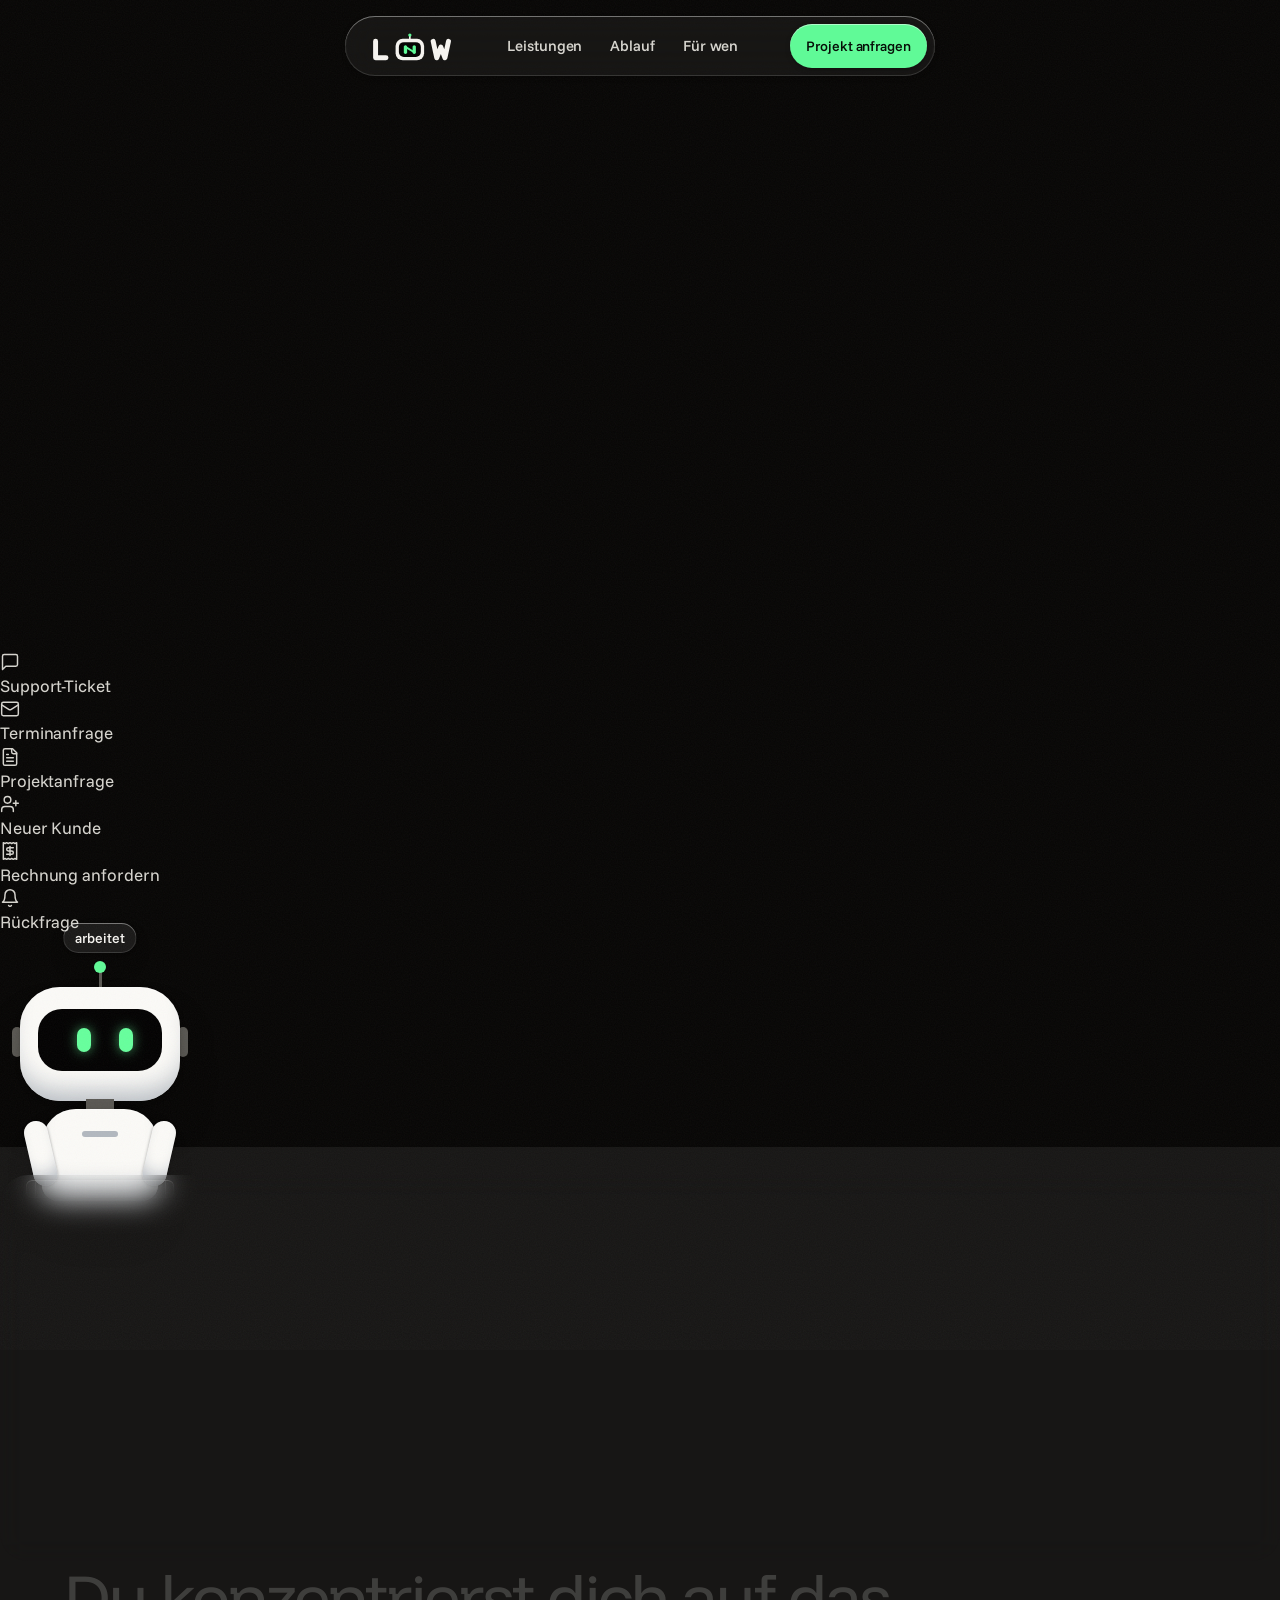
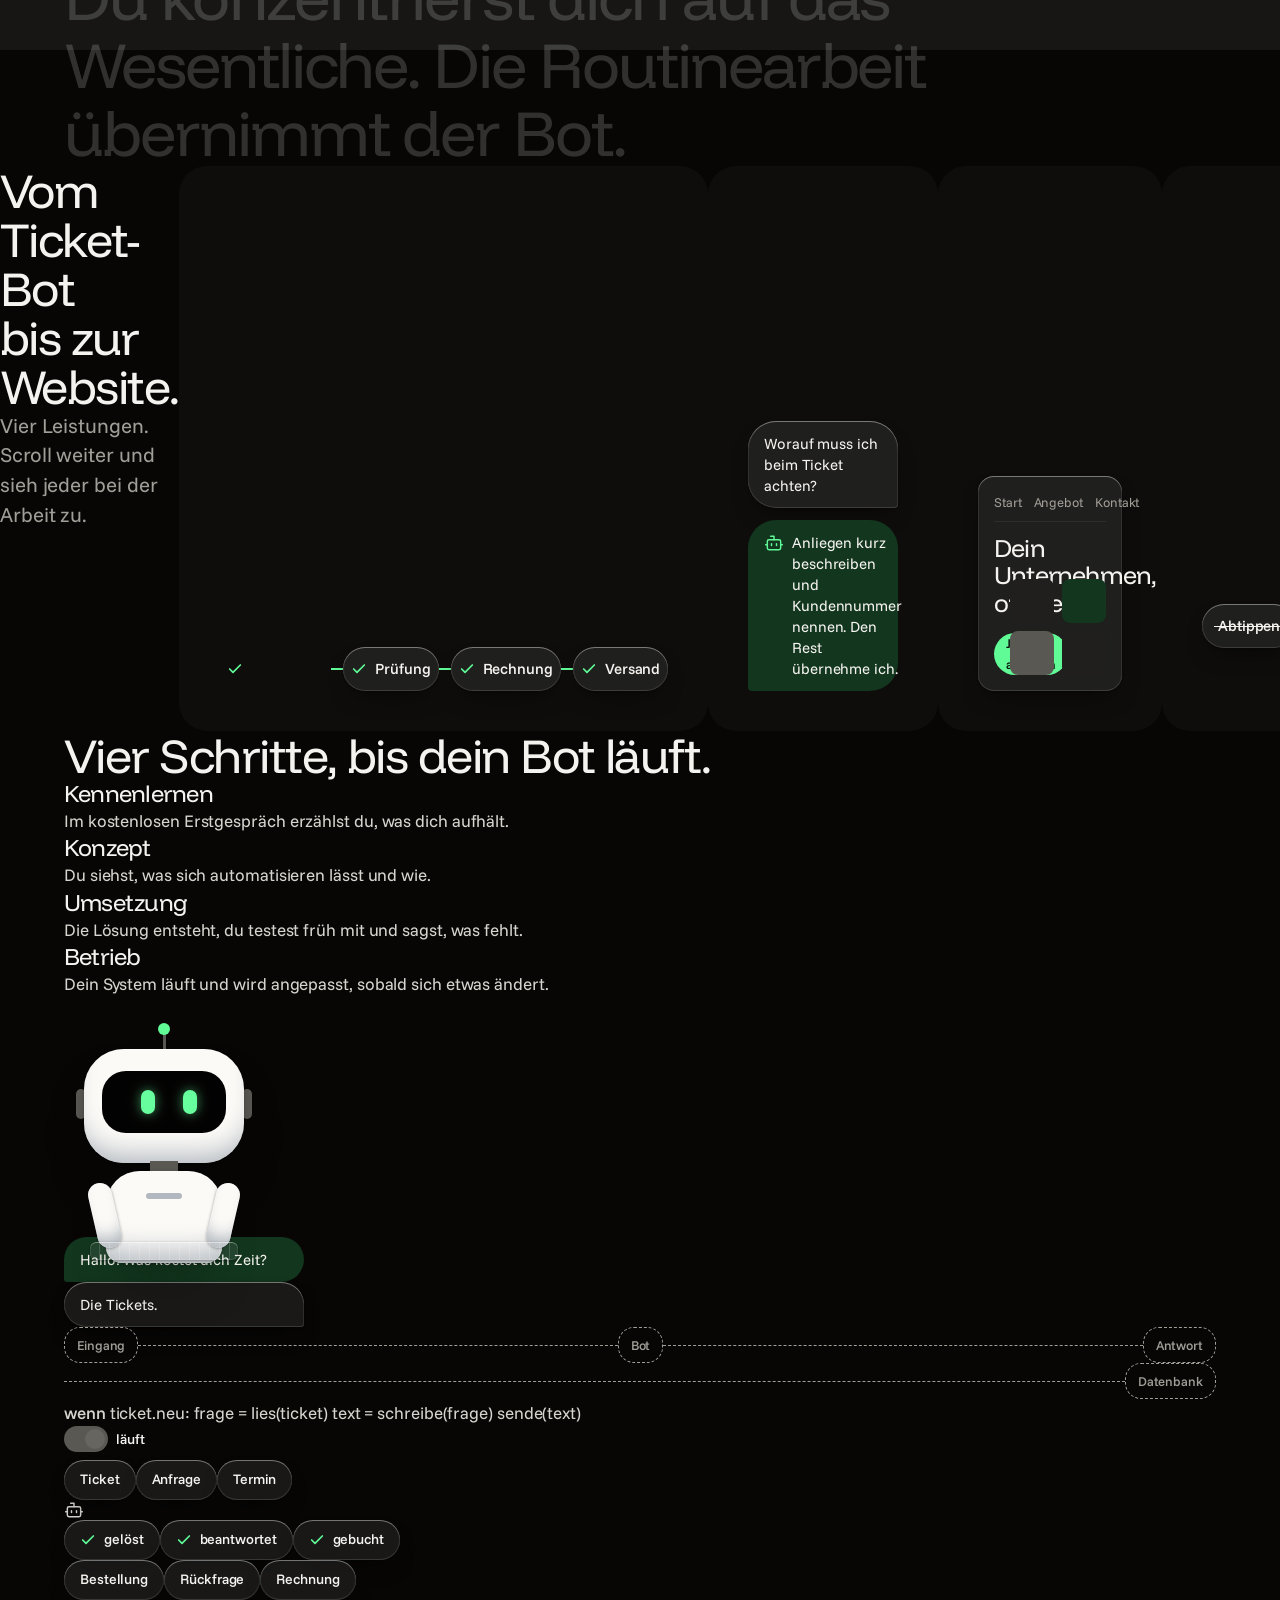
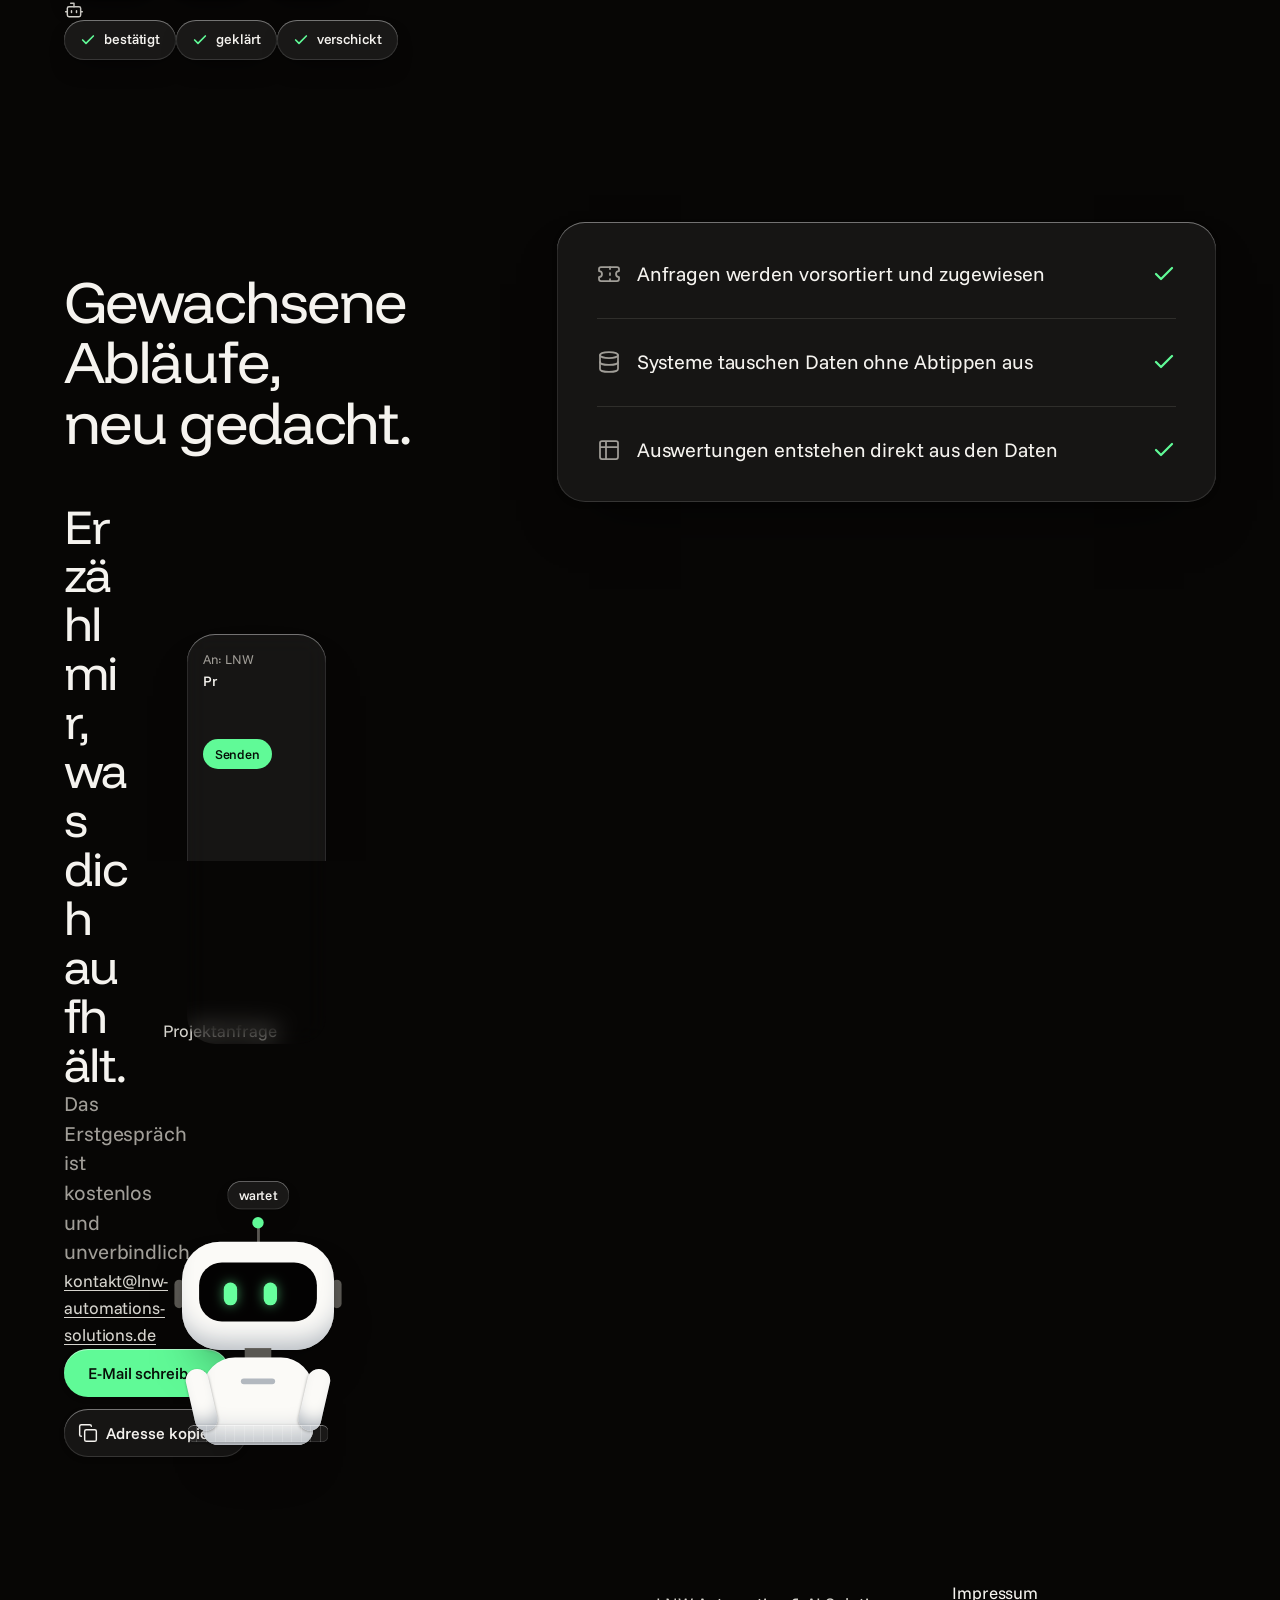
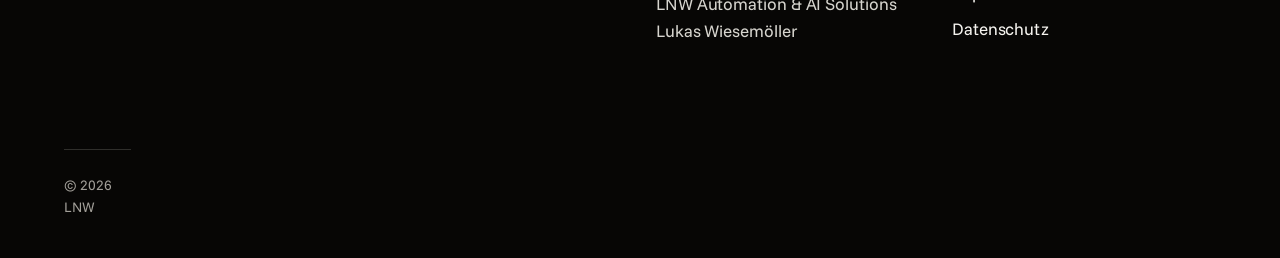
<file: index.html>
<!doctype html>
<html lang="de">
<head>
<meta charset="utf-8">
<meta name="viewport" content="width=device-width, initial-scale=1">
<title>LNW Automation &amp; AI Solutions: Automation, KI-Bots und Websites</title>
<meta name="description" content="Automatisierte Abläufe, KI-Bots und Websites für Startups und Unternehmen jeder Art. Das Erstgespräch ist kostenlos.">
<link rel="canonical" href="https://lnw-automations-solutions.de/">
<meta property="og:type" content="website">
<meta property="og:locale" content="de_DE">
<meta property="og:title" content="LNW Automation &amp; AI Solutions">
<meta property="og:description" content="Automation, KI-Bots und Websites für Startups und Unternehmen jeder Art.">
<meta property="og:url" content="https://lnw-automations-solutions.de/">
<meta property="og:image" content="https://lnw-automations-solutions.de/og.jpg">
<meta property="og:image:width" content="1200">
<meta property="og:image:height" content="630">
<meta property="og:image:alt" content="Ein kleiner weißer Roboter arbeitet Aufgaben ab, daneben die Zeile: Routine erledigt ab jetzt dein Bot.">
<meta name="twitter:card" content="summary_large_image">
<meta name="theme-color" content="#0b0b0a">
<link rel="icon" href="favicon.svg" type="image/svg+xml">
<link rel="apple-touch-icon" href="apple-touch-icon.png">
<link rel="preload" href="fonts/funnel-display-latin.woff2" as="font" type="font/woff2" crossorigin>
<link rel="preload" href="fonts/funnel-sans-latin.woff2" as="font" type="font/woff2" crossorigin>
<link rel="stylesheet" href="scrollcraft.css">
<link rel="stylesheet" href="styles.css">
<noscript><style>[data-sc-in],[data-sc-stagger]>*,[data-sc-cue]{opacity:1!important;transform:none!important}.hero__line{display:none}</style></noscript>
<script>document.documentElement.classList.add('js');</script>
<script type="application/ld+json">
{
  "@context": "https://schema.org",
  "@type": "ProfessionalService",
  "name": "LNW Automation & AI Solutions",
  "description": "Automatisierte Abläufe, KI-Bots und Websites für Startups und Unternehmen jeder Art.",
  "url": "https://lnw-automations-solutions.de/",
  "image": "https://lnw-automations-solutions.de/og.jpg",
  "email": "kontakt@lnw-automations-solutions.de",
  "founder": { "@type": "Person", "name": "Lukas Wiesemöller" },
  "address": { "@type": "PostalAddress", "addressLocality": "Borchen", "addressCountry": "DE" }
}
</script>
</head>
<body>
<!-- Icons: Lucide (ISC License, lucide.dev) -->
<svg width="0" height="0" class="visually-hidden" aria-hidden="true" focusable="false">
  <symbol id="i-bot" viewBox="0 0 24 24"><path d="M12 8V4H8" /><rect width="16" height="12" x="4" y="8" rx="2" /><path d="M2 14h2" /><path d="M20 14h2" /><path d="M15 13v2" /><path d="M9 13v2" /></symbol>
  <symbol id="i-mail" viewBox="0 0 24 24"><rect width="20" height="16" x="2" y="4" rx="2" /><path d="m22 7-8.97 5.7a1.94 1.94 0 0 1-2.06 0L2 7" /></symbol>
  <symbol id="i-message-square" viewBox="0 0 24 24"><path d="M21 15a2 2 0 0 1-2 2H7l-4 4V5a2 2 0 0 1 2-2h14a2 2 0 0 1 2 2z" /></symbol>
  <symbol id="i-file-text" viewBox="0 0 24 24"><path d="M15 2H6a2 2 0 0 0-2 2v16a2 2 0 0 0 2 2h12a2 2 0 0 0 2-2V7Z" /><path d="M14 2v4a2 2 0 0 0 2 2h4" /><path d="M10 9H8" /><path d="M16 13H8" /><path d="M16 17H8" /></symbol>
  <symbol id="i-check" viewBox="0 0 24 24"><path d="M20 6 9 17l-5-5" /></symbol>
  <symbol id="i-send" viewBox="0 0 24 24"><path d="M14.536 21.686a.5.5 0 0 0 .937-.024l6.5-19a.496.496 0 0 0-.635-.635l-19 6.5a.5.5 0 0 0-.024.937l7.93 3.18a2 2 0 0 1 1.112 1.11z" /><path d="m21.854 2.147-10.94 10.939" /></symbol>
  <symbol id="i-pause" viewBox="0 0 24 24"><rect x="14" y="4" width="4" height="16" rx="1" /><rect x="6" y="4" width="4" height="16" rx="1" /></symbol>
  <symbol id="i-play" viewBox="0 0 24 24"><polygon points="6 3 20 12 6 21 6 3" /></symbol>
  <symbol id="i-copy" viewBox="0 0 24 24"><rect width="14" height="14" x="8" y="8" rx="2" ry="2" /><path d="M4 16c-1.1 0-2-.9-2-2V4c0-1.1.9-2 2-2h10c1.1 0 2 .9 2 2" /></symbol>
  <symbol id="i-menu" viewBox="0 0 24 24"><line x1="4" x2="20" y1="12" y2="12" /><line x1="4" x2="20" y1="6" y2="6" /><line x1="4" x2="20" y1="18" y2="18" /></symbol>
  <symbol id="i-x" viewBox="0 0 24 24"><path d="M18 6 6 18" /><path d="m6 6 12 12" /></symbol>
  <symbol id="i-user-plus" viewBox="0 0 24 24"><path d="M16 21v-2a4 4 0 0 0-4-4H6a4 4 0 0 0-4 4v2" /><circle cx="9" cy="7" r="4" /><line x1="19" x2="19" y1="8" y2="14" /><line x1="22" x2="16" y1="11" y2="11" /></symbol>
  <symbol id="i-calendar-check" viewBox="0 0 24 24"><path d="M8 2v4" /><path d="M16 2v4" /><rect width="18" height="18" x="3" y="4" rx="2" /><path d="M3 10h18" /><path d="m9 16 2 2 4-4" /></symbol>
  <symbol id="i-receipt" viewBox="0 0 24 24"><path d="M4 2v20l2-1 2 1 2-1 2 1 2-1 2 1 2-1 2 1V2l-2 1-2-1-2 1-2-1-2 1-2-1-2 1Z" /><path d="M16 8h-6a2 2 0 1 0 0 4h4a2 2 0 1 1 0 4H8" /><path d="M12 17.5v-11" /></symbol>
  <symbol id="i-contact" viewBox="0 0 24 24"><path d="M16 2v2" /><path d="M7 22v-2a2 2 0 0 1 2-2h6a2 2 0 0 1 2 2v2" /><path d="M8 2v2" /><circle cx="12" cy="11" r="3" /><rect x="3" y="4" width="18" height="18" rx="2" /></symbol>
  <symbol id="i-database" viewBox="0 0 24 24"><ellipse cx="12" cy="5" rx="9" ry="3" /><path d="M3 5V19A9 3 0 0 0 21 19V5" /><path d="M3 12A9 3 0 0 0 21 12" /></symbol>
  <symbol id="i-ticket" viewBox="0 0 24 24"><path d="M2 9a3 3 0 0 1 0 6v2a2 2 0 0 0 2 2h16a2 2 0 0 0 2-2v-2a3 3 0 0 1 0-6V7a2 2 0 0 0-2-2H4a2 2 0 0 0-2 2Z" /><path d="M13 5v2" /><path d="M13 17v2" /><path d="M13 11v2" /></symbol>
  <symbol id="i-bell" viewBox="0 0 24 24"><path d="M6 8a6 6 0 0 1 12 0c0 7 3 9 3 9H3s3-2 3-9" /><path d="M10.3 21a1.94 1.94 0 0 0 3.4 0" /></symbol>
  <symbol id="i-table-2" viewBox="0 0 24 24"><path d="M9 3H5a2 2 0 0 0-2 2v4m6-6h10a2 2 0 0 1 2 2v4M9 3v18m0 0h10a2 2 0 0 0 2-2V9M9 21H5a2 2 0 0 1-2-2V9m0 0h18" /></symbol>
  <symbol id="i-folder-check" viewBox="0 0 24 24"><path d="M20 20a2 2 0 0 0 2-2V8a2 2 0 0 0-2-2h-7.9a2 2 0 0 1-1.69-.9L9.6 3.9A2 2 0 0 0 7.93 3H4a2 2 0 0 0-2 2v13a2 2 0 0 0 2 2Z" /><path d="m9 13 2 2 4-4" /></symbol>
  <symbol id="i-sun" viewBox="0 0 24 24"><circle cx="12" cy="12" r="4" /><path d="M12 2v2" /><path d="M12 20v2" /><path d="m4.93 4.93 1.41 1.41" /><path d="m17.66 17.66 1.41 1.41" /><path d="M2 12h2" /><path d="M20 12h2" /><path d="m6.34 17.66-1.41 1.41" /><path d="m19.07 4.93-1.41 1.41" /></symbol>
  <symbol id="i-moon" viewBox="0 0 24 24"><path d="M12 3a6 6 0 0 0 9 9 9 9 0 1 1-9-9Z" /></symbol>
  <symbol id="i-clock" viewBox="0 0 24 24"><circle cx="12" cy="12" r="10" /><polyline points="12 6 12 12 16 14" /></symbol>
</svg>

<a class="skip" href="#main">Zum Inhalt springen</a>
<div class="space" aria-hidden="true"><canvas class="space__sky"></canvas><canvas class="space__planet"></canvas></div>
<div class="sc-grain grain" aria-hidden="true"></div>

<header class="nav">
  <nav class="nav__bar" aria-label="Hauptnavigation">
    <a class="wordmark" href="#top" aria-label="LNW Automation &amp; AI Solutions, zum Seitenanfang"><svg class="logo" viewBox="16 0 314 124" aria-hidden="true" focusable="false"><path class="logo__ink" d="M40,45 V105 H78"/><g transform="translate(105,14)"><line class="logo__stem" x1="60" y1="22" x2="60" y2="10"/><circle class="logo__eye" cx="60" cy="8" r="6"/><rect class="logo__head" x="8" y="22" width="104" height="78" rx="26"/><rect class="logo__visor" x="20" y="34" width="80" height="54" rx="18"/><rect class="logo__eye" x="38" y="45" width="12" height="32" rx="6"/><rect class="logo__eye" x="70" y="45" width="12" height="32" rx="6"/><line class="logo__bar" x1="44" y1="51" x2="76" y2="71"/></g><path class="logo__ink" d="M250,45 L263,105 L278,66 L293,105 L306,45"/></svg></a>
    <ul class="nav__links" id="nav-links">
      <li><a href="#leistungen">Leistungen</a></li>
      <li><a href="#ablauf">Ablauf</a></li>
      <li><a href="#fuer-wen">Für wen</a></li>
    </ul>
    <div class="nav__end">
      <a class="btn btn--small" href="#kontakt">Projekt anfragen</a>
      <button class="nav__toggle" type="button" aria-expanded="false" aria-controls="nav-links" aria-label="Menü">
        <svg class="icon icon--lg icon--open" aria-hidden="true"><use href="#i-menu"/></svg>
        <svg class="icon icon--lg icon--close" aria-hidden="true"><use href="#i-x"/></svg>
      </button>
    </div>
  </nav>
</header>

<main id="main">

  <!-- 1 · the desk: scroll feeds the pile of tasks to the robot -->
  <section id="top" data-sc-act="pin" data-sc-span="2.6">
    <div data-sc-stage class="desk-stage">
      <div class="hero__copy" data-sc-cue="0 0.2 0">
        <h1><span class="line"><span style="--i:0">Routine erledigt</span></span> <span class="line"><span style="--i:1">ab jetzt dein Bot.</span></span></h1>
        <p class="lead">Automatisierte Abläufe, KI&#8209;Bots und Websites für Startups und Unternehmen jeder Art.</p>
        <div class="actions">
          <a class="btn" href="#kontakt">Projekt anfragen</a>
          <a class="btn btn--clear" href="#leistungen">Leistungen ansehen</a>
        </div>
      </div>
      <p class="hero__line" data-sc-cue="0.2 0.44">Erst stapelt es sich.</p>
      <p class="hero__line" data-sc-cue="0.4 0.72">Dann übernimmt dein Bot.</p>
      <p class="hero__line" data-sc-cue="0.7 1">Und du hast den Kopf frei.</p>

      <figure class="rig" aria-label="Beispiel: Beim Scrollen arbeitet der Bot sechs Aufgaben ab">
        <div class="rig__inbox" aria-hidden="true">
          <span class="task" style="--x:-40vw;--y:-38svh;--mx0:-30vw;--my0:-30svh;--r:-7deg;--s:1.05;--a:0.24"><span class="task__in"><svg class="icon"><use href="#i-message-square"/></svg>Support-Ticket</span></span>
          <span class="task task--far" style="--x:-24vw;--y:-44svh;--mx0:9vw;--my0:-35svh;--r:5deg;--s:0.92;--a:0.32"><span class="task__in"><svg class="icon"><use href="#i-mail"/></svg>Terminanfrage</span></span>
          <span class="task" style="--x:-8vw;--y:-40svh;--mx0:-24vw;--my0:-21svh;--r:-4deg;--s:1;--a:0.40"><span class="task__in"><svg class="icon"><use href="#i-file-text"/></svg>Projektanfrage</span></span>
          <span class="task" style="--x:-14vw;--y:-25svh;--mx0:25vw;--my0:-24svh;--r:8deg;--s:1.1;--a:0.48"><span class="task__in"><svg class="icon"><use href="#i-user-plus"/></svg>Neuer Kunde</span></span>
          <span class="task task--far" style="--x:-31vw;--y:-23svh;--mx0:-5vw;--my0:-41svh;--r:-10deg;--s:0.9;--a:0.56"><span class="task__in"><svg class="icon"><use href="#i-receipt"/></svg>Rechnung anfordern</span></span>
          <span class="task" style="--x:-43vw;--y:-21svh;--mx0:17vw;--my0:-21svh;--r:6deg;--s:1;--a:0.64"><span class="task__in"><svg class="icon"><use href="#i-bell"/></svg>Rückfrage</span></span>
        </div>
        <div class="robot" aria-hidden="true">
          <p class="robot__say">arbeitet</p>
          <span class="robot__antenna"></span>
          <span class="robot__ear robot__ear--l"></span><span class="robot__ear robot__ear--r"></span>
          <span class="robot__head"><span class="robot__visor"><i class="robot__eye robot__eye--l"></i><i class="robot__eye robot__eye--r"></i></span></span>
          <span class="robot__neck"></span>
          <span class="robot__body"></span>
          <span class="robot__arm robot__arm--l"></span><span class="robot__arm robot__arm--r"></span>
          <span class="robot__keys"></span>
        </div>
        <div class="screen">
          <p class="screen__head"><span>Erledigt</span><span class="screen__count">0 von 6</span></p>
          <ol class="done">
            <li style="--a:0.24"><span class="tick"><svg class="icon" aria-hidden="true"><use href="#i-check"/></svg></span>Ticket gelöst</li>
            <li style="--a:0.32"><span class="tick"><svg class="icon" aria-hidden="true"><use href="#i-check"/></svg></span>Termin eingetragen</li>
            <li style="--a:0.40"><span class="tick"><svg class="icon" aria-hidden="true"><use href="#i-check"/></svg></span>Kontakt angelegt</li>
            <li style="--a:0.48"><span class="tick"><svg class="icon" aria-hidden="true"><use href="#i-check"/></svg></span>Onboarding gestartet</li>
            <li style="--a:0.56"><span class="tick"><svg class="icon" aria-hidden="true"><use href="#i-check"/></svg></span>Rechnung verschickt</li>
            <li style="--a:0.64"><span class="tick"><svg class="icon" aria-hidden="true"><use href="#i-check"/></svg></span>Rückfrage beantwortet</li>
          </ol>
        </div>
      </figure>
    </div>
  </section>

  <!-- 2 · the statement -->
  <section class="say" aria-label="Kurz gesagt">
    <div class="container">
      <p class="say__text" data-scrub>Du konzentrierst dich auf das Wesentliche. Die Routinearbeit übernimmt der Bot.</p>
    </div>
  </section>

  <!-- 3 · the services, travelled sideways -->
  <section id="leistungen" data-sc-act="pan" data-sc-span="4.4">
    <div data-sc-stage>
      <div class="svc__rail" data-sc-pan="0.04">
        <div class="svc__lead">
          <h2>Vom Ticket-Bot bis zur Website.</h2>
          <p class="lead">Vier Leistungen. Scroll weiter und sieh jeder bei der Arbeit zu.</p>
        </div>
        <article class="tile card" data-play="2800" data-sc-tilt="3">
          <div class="tile__text">
            <h3>Prozessautomation</h3>
            <p>Wiederkehrende Abläufe laufen von allein, vom Eingang bis zur Ablage.</p>
          </div>
          <figure class="demo flow" data-slot="demo-automation" data-kind="product" data-alt="Eine Bestellung läuft automatisch durch Prüfung, Rechnung und Versand.">
          <span class="chip"><svg class="icon a-in" style="--d:200" aria-hidden="true"><use href="#i-check"/></svg>Bestellung</span>
          <span class="link"><i class="a-draw" style="--d:400"></i></span>
          <span class="chip"><svg class="icon a-in" style="--d:800" aria-hidden="true"><use href="#i-check"/></svg>Prüfung</span>
          <span class="link"><i class="a-draw" style="--d:1000"></i></span>
          <span class="chip"><svg class="icon a-in" style="--d:1400" aria-hidden="true"><use href="#i-check"/></svg>Rechnung</span>
          <span class="link"><i class="a-draw" style="--d:1600"></i></span>
          <span class="chip"><svg class="icon a-in" style="--d:2000" aria-hidden="true"><use href="#i-check"/></svg>Versand</span>
        </figure>
        </article>
        <article class="tile card" data-play="2400" data-sc-tilt="3">
          <div class="tile__text">
            <h3>KI&#8209;Bots und Assistenten</h3>
            <p>Bots, die Fragen beantworten und Aufgaben wirklich erledigen.</p>
          </div>
          <figure class="demo chat" data-slot="demo-bot" data-kind="product" data-alt="Ein Bot beantwortet im Chat eine Frage zum Ticket.">
          <p class="bubble bubble--q a-fade" style="--d:100">Worauf muss ich beim Ticket achten?</p>
          <p class="bubble bubble--a a-fade" style="--d:1600"><svg class="icon" aria-hidden="true"><use href="#i-bot"/></svg><span>Anliegen kurz beschreiben und Kundennummer nennen. Den Rest übernehme ich.</span></p>
          <span class="typing a-blip" style="--d:550" aria-hidden="true"><i></i><i></i><i></i></span>
        </figure>
        </article>
        <article class="tile card" data-play="2200" data-sc-tilt="3">
          <div class="tile__text">
            <h3>Websites</h3>
            <p>Schnelle, klare Seiten, die zeigen, was du anbietest.</p>
          </div>
          <figure class="demo site" data-slot="demo-website" data-kind="product" data-alt="Eine kleine Website baut sich Stück für Stück auf.">
          <div class="site__page">
            <p class="site__nav a-fade" style="--d:100"><span>Start</span><span>Angebot</span><span>Kontakt</span></p>
            <p class="site__h a-fade" style="--d:450">Dein Unternehmen, online.</p>
            <p class="site__cta a-fade" style="--d:800"><span>Jetzt ansehen</span></p>
            <span class="site__grid" aria-hidden="true"><i class="a-fade" style="--d:1100"></i><i class="a-fade" style="--d:1250"></i><i class="a-fade" style="--d:1400"></i><i class="a-fade" style="--d:1550"></i></span>
          </div>
        </figure>
        </article>
        <article class="tile card" data-play="2800" data-sc-tilt="3">
          <div class="tile__text">
            <h3>Prozessoptimierung</h3>
            <p>Abläufe prüfen und die Schritte streichen, die niemand mehr von Hand machen muss.</p>
          </div>
          <figure class="demo cut" data-slot="demo-optimierung" data-kind="product" data-alt="Von fünf Arbeitsschritten übernimmt die Automation drei.">
          <span class="chip chip--cut a-dim" style="--d:300">Abtippen</span>
          <span class="chip chip--cut a-dim" style="--d:650">Kopieren</span>
          <span class="chip chip--cut a-dim" style="--d:1000">Nachfragen</span>
          <span class="chip">Prüfen</span>
          <span class="chip">Freigeben</span>
          <span class="cut__note cut__note--auto a-fade" style="--d:1500">übernimmt die Automation</span>
          <span class="cut__note cut__note--keep a-fade" style="--d:1900">bleibt bei dir</span>
        </figure>
        </article>
      </div>
    </div>
  </section>

  <!-- 4 · the path: four steps down one line, and the robot acts each one out -->
  <section id="ablauf" data-sc-act="pin" data-sc-span="3">
    <div data-sc-stage>
      <div class="container path" data-step="0">
        <div class="path__list">
          <h2>Vier Schritte, bis dein Bot läuft.</h2>
          <div class="path__wrap">
            <span class="path__bar" aria-hidden="true"><i></i></span>
            <ol class="path__steps">
              <li class="path__step is-active" style="--i:0">
                <span class="path__mark"></span>
                <h3>Kennenlernen</h3>
                <p>Im kostenlosen Erstgespräch erzählst du, was dich aufhält.</p>
              </li>
              <li class="path__step" style="--i:1">
                <span class="path__mark"></span>
                <h3>Konzept</h3>
                <p>Du siehst, was sich automatisieren lässt und wie.</p>
              </li>
              <li class="path__step" style="--i:2">
                <span class="path__mark"></span>
                <h3>Umsetzung</h3>
                <p>Die Lösung entsteht, du testest früh mit und sagst, was fehlt.</p>
              </li>
              <li class="path__step" style="--i:3">
                <span class="path__mark"></span>
                <h3>Betrieb</h3>
                <p>Dein System läuft und wird angepasst, sobald sich etwas ändert.</p>
              </li>
            </ol>
          </div>
        </div>

        <figure class="bench" aria-hidden="true">
          <div class="bench__bot">
            <div class="robot" aria-hidden="true">
              <span class="robot__antenna"></span>
              <span class="robot__ear robot__ear--l"></span><span class="robot__ear robot__ear--r"></span>
              <span class="robot__head"><span class="robot__visor"><i class="robot__eye robot__eye--l"></i><i class="robot__eye robot__eye--r"></i></span></span>
              <span class="robot__neck"></span>
              <span class="robot__body"></span>
              <span class="robot__arm robot__arm--l"></span><span class="robot__arm robot__arm--r"></span>
              <span class="robot__keys"></span>
            </div>
          </div>
          <div class="bench__props">
            <div class="bench__prop bench__prop--1">
              <p class="bubble bubble--a"><span>Hallo! Was kostet dich Zeit?</span></p>
              <p class="bubble bubble--q">Die Tickets.</p>
            </div>
            <div class="bench__prop bench__prop--2 board">
              <div class="mini"><span class="box box--sketch" style="--k:0">Eingang</span><span class="link link--sketch" style="--k:1"></span><span class="box box--sketch" style="--k:2">Bot</span><span class="link link--sketch" style="--k:3"></span><span class="box box--sketch" style="--k:4">Antwort</span></div>
              <div class="mini mini--low"><span class="link link--sketch link--down" style="--k:5"></span><span class="box box--sketch" style="--k:6">Datenbank</span></div>
            </div>
            <div class="bench__prop bench__prop--3 code">
              <span class="code__line" style="--k:0"><b>wenn</b> ticket.neu:</span>
              <span class="code__line" style="--k:1">  frage = lies(ticket)</span>
              <span class="code__line" style="--k:2">  text = schreibe(frage)</span>
              <span class="code__line" style="--k:3">  sende(text)</span>
            </div>
            <div class="bench__prop bench__prop--4 run">
              <p class="live"><span class="switch"><b></b></span>läuft</p>
              <div class="run__lane">
                <div class="run__half"><span class="chip run__chip" style="--k:0">Ticket</span><span class="chip run__chip" style="--k:1">Anfrage</span><span class="chip run__chip" style="--k:2">Termin</span></div>
                <span class="run__mid"><svg class="icon"><use href="#i-bot"/></svg></span>
                <div class="run__half run__half--out"><span class="chip run__chip" style="--k:0"><svg class="icon"><use href="#i-check"/></svg>gelöst</span><span class="chip run__chip" style="--k:1"><svg class="icon"><use href="#i-check"/></svg>beantwortet</span><span class="chip run__chip" style="--k:2"><svg class="icon"><use href="#i-check"/></svg>gebucht</span></div>
              </div>
              <div class="run__lane">
                <div class="run__half"><span class="chip run__chip" style="--k:0">Bestellung</span><span class="chip run__chip" style="--k:1">Rückfrage</span><span class="chip run__chip" style="--k:2">Rechnung</span></div>
                <span class="run__mid"><svg class="icon"><use href="#i-bot"/></svg></span>
                <div class="run__half run__half--out"><span class="chip run__chip" style="--k:0"><svg class="icon"><use href="#i-check"/></svg>bestätigt</span><span class="chip run__chip" style="--k:1"><svg class="icon"><use href="#i-check"/></svg>geklärt</span><span class="chip run__chip" style="--k:2"><svg class="icon"><use href="#i-check"/></svg>verschickt</span></div>
              </div>
            </div>
          </div>
        </figure>
      </div>
    </div>
  </section>

  <!-- 5 · who it is for -->
  <section class="who" id="fuer-wen">
    <div class="container" data-switch>
      <div class="cols head" data-sc-in>
        <h2>Automation für jede Unternehmensgröße.</h2>
        <div class="segbar">
          <div class="seg" role="tablist" aria-label="Zielgruppe">
          <button type="button" role="tab" id="tab-unternehmen" aria-controls="panel-unternehmen" aria-selected="true">Unternehmen</button>
          <button type="button" role="tab" id="tab-startups" aria-controls="panel-startups" aria-selected="false" tabindex="-1">Startups</button>
          <button type="button" role="tab" id="tab-alle" aria-controls="panel-alle" aria-selected="false" tabindex="-1">Alle anderen</button>
          </div>
          <button class="seg__pause" type="button" hidden aria-pressed="false" aria-label="Automatischen Wechsel anhalten"><svg class="icon" aria-hidden="true"><use href="#i-pause"/></svg></button>
        </div>
      </div>
      <div class="who__stack">
      <div class="cols who__panel" role="tabpanel" id="panel-unternehmen" aria-labelledby="tab-unternehmen">
        <h3 class="who__say">Gewachsene Abläufe, neu gedacht.</h3>
        <ul class="lanes clear">
          <li><svg class="icon icon--lg" aria-hidden="true"><use href="#i-ticket"/></svg>Anfragen werden vorsortiert und zugewiesen<svg class="icon icon--lg icon--done" aria-hidden="true"><use href="#i-check"/></svg></li>
          <li><svg class="icon icon--lg" aria-hidden="true"><use href="#i-database"/></svg>Systeme tauschen Daten ohne Abtippen aus<svg class="icon icon--lg icon--done" aria-hidden="true"><use href="#i-check"/></svg></li>
          <li><svg class="icon icon--lg" aria-hidden="true"><use href="#i-table-2"/></svg>Auswertungen entstehen direkt aus den Daten<svg class="icon icon--lg icon--done" aria-hidden="true"><use href="#i-check"/></svg></li>
        </ul>
      </div>

      <div class="cols who__panel" role="tabpanel" id="panel-startups" aria-labelledby="tab-startups">
        <h3 class="who__say">Wenig Leute, viel zu tun.</h3>
        <ul class="lanes clear">
          <li><svg class="icon icon--lg" aria-hidden="true"><use href="#i-contact"/></svg>Anfragen landen direkt im CRM<svg class="icon icon--lg icon--done" aria-hidden="true"><use href="#i-check"/></svg></li>
          <li><svg class="icon icon--lg" aria-hidden="true"><use href="#i-receipt"/></svg>Rechnungen gehen von selbst raus<svg class="icon icon--lg icon--done" aria-hidden="true"><use href="#i-check"/></svg></li>
          <li><svg class="icon icon--lg" aria-hidden="true"><use href="#i-user-plus"/></svg>Neue Kunden bekommen ihr Onboarding<svg class="icon icon--lg icon--done" aria-hidden="true"><use href="#i-check"/></svg></li>
        </ul>
      </div>

      <div class="cols who__panel" role="tabpanel" id="panel-alle" aria-labelledby="tab-alle">
        <h3 class="who__say">Jeder Betrieb hat Fleißarbeit.</h3>
        <ul class="lanes clear">
          <li><svg class="icon icon--lg" aria-hidden="true"><use href="#i-table-2"/></svg>Formulare füllen Tabellen von selbst<svg class="icon icon--lg icon--done" aria-hidden="true"><use href="#i-check"/></svg></li>
          <li><svg class="icon icon--lg" aria-hidden="true"><use href="#i-folder-check"/></svg>Dokumente werden benannt und abgelegt<svg class="icon icon--lg icon--done" aria-hidden="true"><use href="#i-check"/></svg></li>
          <li><svg class="icon icon--lg" aria-hidden="true"><use href="#i-calendar-check"/></svg>Termine werden bestätigt und erinnert<svg class="icon icon--lg icon--done" aria-hidden="true"><use href="#i-check"/></svg></li>
        </ul>
      </div>
      </div>
    </div>
  </section>

  <!-- 6 · the close: the last screen, and it holds -->
  <section id="kontakt" data-sc-act="pin" data-sc-span="1.2">
    <div data-sc-stage>
      <div class="container close">
        <div class="cols close__main">
          <div class="close__say">
            <h2 data-scrub>Erzähl mir, was dich aufhält.</h2>
            <p class="lead" data-flow>Das Erstgespräch ist kostenlos und unverbindlich.</p>
            <a class="close__mail" data-flow href="mailto:kontakt@lnw-automations-solutions.de">kontakt@lnw-automations-solutions.de</a>
            <div class="actions" data-flow>
              <a class="btn" href="mailto:kontakt@lnw-automations-solutions.de?subject=Projektanfrage" data-sc-magnet="0.25">E-Mail schreiben</a>
              <button class="btn btn--clear" type="button" data-copy="kontakt@lnw-automations-solutions.de"><svg class="icon" aria-hidden="true"><use href="#i-copy"/></svg><span>Adresse kopieren</span></button>
            </div>
          </div>
          <figure class="inbox" aria-hidden="true" data-phase="write">
            <span class="inbox__chip"><svg class="icon"><use href="#i-mail"/></svg><span>Projektanfrage</span></span>
            <div class="inbox__card">
              <p class="inbox__to">An: LNW</p>
              <p class="inbox__subject">Projektanfrage</p>
              <p class="inbox__body">Hallo, wir brauchen einen Ticket-Bot.</p>
              <span class="inbox__send">Senden</span>
              <ol class="inbox__steps">
                <li data-s="done"><span class="tick"><svg class="icon"><use href="#i-check"/></svg></span><span>Anfrage gelesen</span></li>
                <li data-s="done"><span class="tick"><svg class="icon"><use href="#i-check"/></svg></span><span>Thema erkannt</span></li>
                <li data-s="done"><span class="tick"><svg class="icon"><use href="#i-check"/></svg></span><span>Antwort geschrieben</span></li>
              </ol>
              <p class="inbox__reply">Danke! Deine Anfrage ist angekommen.</p>
            </div>
            <div class="hello">
              <div class="robot">
                <p class="robot__say">erledigt</p>
                <span class="robot__antenna"></span>
                <span class="robot__ear robot__ear--l"></span><span class="robot__ear robot__ear--r"></span>
                <span class="robot__head"><span class="robot__visor"><i class="robot__eye robot__eye--l"></i><i class="robot__eye robot__eye--r"></i></span></span>
                <span class="robot__neck"></span>
                <span class="robot__body"></span>
                <span class="robot__arm robot__arm--l"></span><span class="robot__arm robot__arm--r"></span>
                <span class="robot__keys"></span>
              </div>
            </div>
          </figure>
        </div>
      </div>
    </div>
  </section>

</main>

<footer class="foot foot--line">
  <div class="container">
    <div class="cols foot__grid">
      <address class="foot__addr">LNW Automation &amp; AI Solutions<br>Lukas Wiesemöller</address>
      <ul class="foot__links">
        <li><a href="impressum.html">Impressum</a></li>
        <li><a href="datenschutz.html">Datenschutz</a></li>
      </ul>
      <p class="foot__legal">© 2026 LNW</p>
    </div>
  </div>
</footer>

<script src="scrollcraft.js"></script>
<script src="main.js"></script>
</body>
</html>
</file>
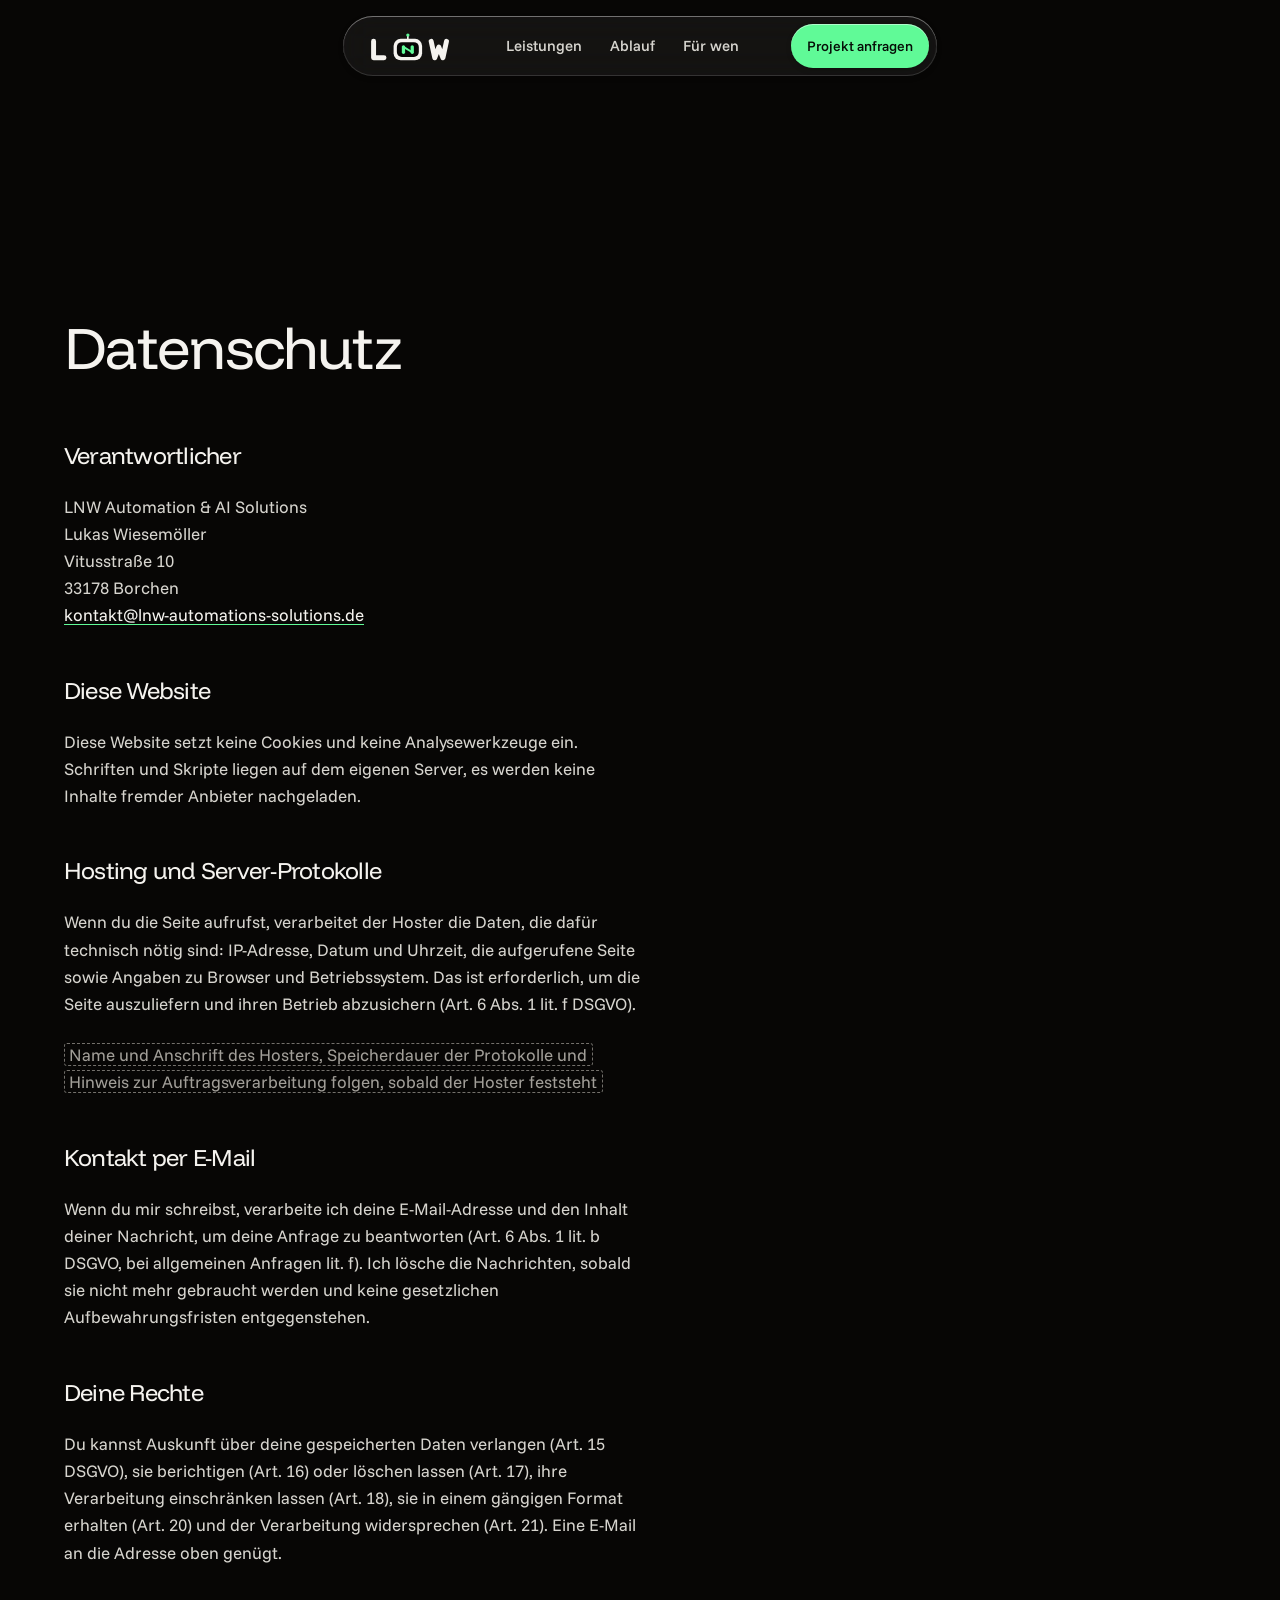
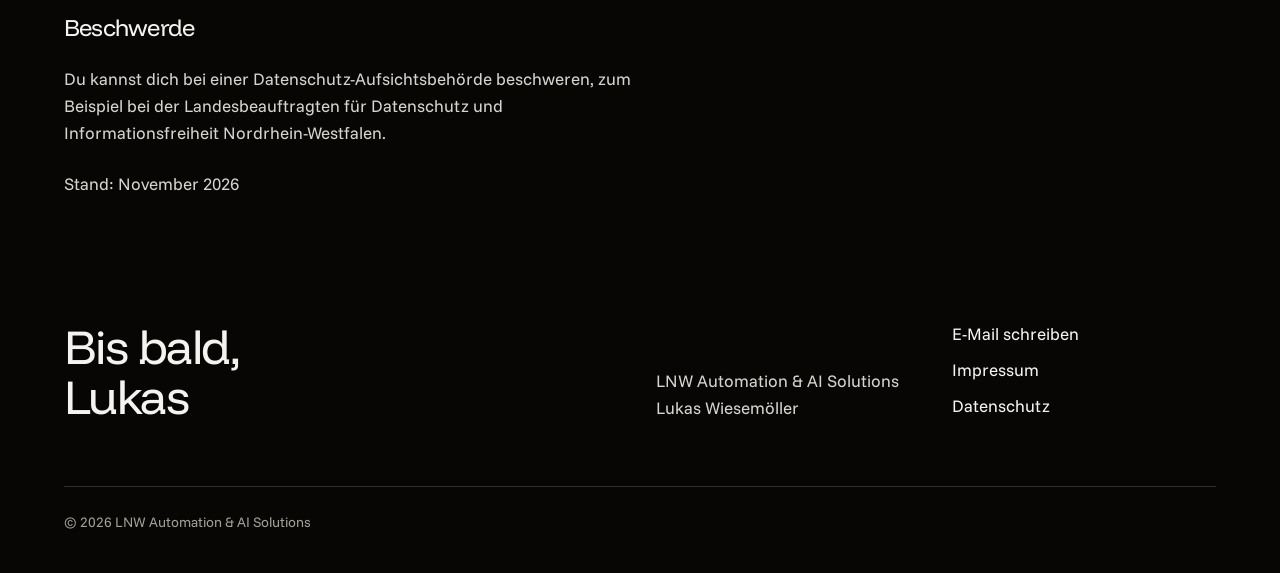
<file: datenschutz.html>
<!doctype html>
<html lang="de">
<head>
<meta charset="utf-8">
<meta name="viewport" content="width=device-width, initial-scale=1">
<title>Datenschutz: LNW Automation &amp; AI Solutions</title>
<meta name="description" content="Datenschutzerklärung von LNW Automation &amp; AI Solutions.">
<meta name="robots" content="noindex">
<link rel="icon" href="favicon.svg" type="image/svg+xml">
<link rel="apple-touch-icon" href="apple-touch-icon.png">
<link rel="preload" href="fonts/funnel-display-latin.woff2" as="font" type="font/woff2" crossorigin>
<link rel="preload" href="fonts/funnel-sans-latin.woff2" as="font" type="font/woff2" crossorigin>
<link rel="stylesheet" href="styles.css">
<script>document.documentElement.classList.add('js');</script>
</head>
<body>
<!-- Icons: Lucide (ISC License, lucide.dev) -->
<svg width="0" height="0" class="visually-hidden" aria-hidden="true" focusable="false">
  <symbol id="i-bot" viewBox="0 0 24 24"><path d="M12 8V4H8" /><rect width="16" height="12" x="4" y="8" rx="2" /><path d="M2 14h2" /><path d="M20 14h2" /><path d="M15 13v2" /><path d="M9 13v2" /></symbol>
  <symbol id="i-mail" viewBox="0 0 24 24"><rect width="20" height="16" x="2" y="4" rx="2" /><path d="m22 7-8.97 5.7a1.94 1.94 0 0 1-2.06 0L2 7" /></symbol>
  <symbol id="i-message-square" viewBox="0 0 24 24"><path d="M21 15a2 2 0 0 1-2 2H7l-4 4V5a2 2 0 0 1 2-2h14a2 2 0 0 1 2 2z" /></symbol>
  <symbol id="i-file-text" viewBox="0 0 24 24"><path d="M15 2H6a2 2 0 0 0-2 2v16a2 2 0 0 0 2 2h12a2 2 0 0 0 2-2V7Z" /><path d="M14 2v4a2 2 0 0 0 2 2h4" /><path d="M10 9H8" /><path d="M16 13H8" /><path d="M16 17H8" /></symbol>
  <symbol id="i-check" viewBox="0 0 24 24"><path d="M20 6 9 17l-5-5" /></symbol>
  <symbol id="i-send" viewBox="0 0 24 24"><path d="M14.536 21.686a.5.5 0 0 0 .937-.024l6.5-19a.496.496 0 0 0-.635-.635l-19 6.5a.5.5 0 0 0-.024.937l7.93 3.18a2 2 0 0 1 1.112 1.11z" /><path d="m21.854 2.147-10.94 10.939" /></symbol>
  <symbol id="i-pause" viewBox="0 0 24 24"><rect x="14" y="4" width="4" height="16" rx="1" /><rect x="6" y="4" width="4" height="16" rx="1" /></symbol>
  <symbol id="i-play" viewBox="0 0 24 24"><polygon points="6 3 20 12 6 21 6 3" /></symbol>
  <symbol id="i-copy" viewBox="0 0 24 24"><rect width="14" height="14" x="8" y="8" rx="2" ry="2" /><path d="M4 16c-1.1 0-2-.9-2-2V4c0-1.1.9-2 2-2h10c1.1 0 2 .9 2 2" /></symbol>
  <symbol id="i-menu" viewBox="0 0 24 24"><line x1="4" x2="20" y1="12" y2="12" /><line x1="4" x2="20" y1="6" y2="6" /><line x1="4" x2="20" y1="18" y2="18" /></symbol>
  <symbol id="i-x" viewBox="0 0 24 24"><path d="M18 6 6 18" /><path d="m6 6 12 12" /></symbol>
  <symbol id="i-user-plus" viewBox="0 0 24 24"><path d="M16 21v-2a4 4 0 0 0-4-4H6a4 4 0 0 0-4 4v2" /><circle cx="9" cy="7" r="4" /><line x1="19" x2="19" y1="8" y2="14" /><line x1="22" x2="16" y1="11" y2="11" /></symbol>
  <symbol id="i-calendar-check" viewBox="0 0 24 24"><path d="M8 2v4" /><path d="M16 2v4" /><rect width="18" height="18" x="3" y="4" rx="2" /><path d="M3 10h18" /><path d="m9 16 2 2 4-4" /></symbol>
  <symbol id="i-receipt" viewBox="0 0 24 24"><path d="M4 2v20l2-1 2 1 2-1 2 1 2-1 2 1 2-1 2 1V2l-2 1-2-1-2 1-2-1-2 1-2-1-2 1Z" /><path d="M16 8h-6a2 2 0 1 0 0 4h4a2 2 0 1 1 0 4H8" /><path d="M12 17.5v-11" /></symbol>
  <symbol id="i-contact" viewBox="0 0 24 24"><path d="M16 2v2" /><path d="M7 22v-2a2 2 0 0 1 2-2h6a2 2 0 0 1 2 2v2" /><path d="M8 2v2" /><circle cx="12" cy="11" r="3" /><rect x="3" y="4" width="18" height="18" rx="2" /></symbol>
  <symbol id="i-database" viewBox="0 0 24 24"><ellipse cx="12" cy="5" rx="9" ry="3" /><path d="M3 5V19A9 3 0 0 0 21 19V5" /><path d="M3 12A9 3 0 0 0 21 12" /></symbol>
  <symbol id="i-ticket" viewBox="0 0 24 24"><path d="M2 9a3 3 0 0 1 0 6v2a2 2 0 0 0 2 2h16a2 2 0 0 0 2-2v-2a3 3 0 0 1 0-6V7a2 2 0 0 0-2-2H4a2 2 0 0 0-2 2Z" /><path d="M13 5v2" /><path d="M13 17v2" /><path d="M13 11v2" /></symbol>
  <symbol id="i-bell" viewBox="0 0 24 24"><path d="M6 8a6 6 0 0 1 12 0c0 7 3 9 3 9H3s3-2 3-9" /><path d="M10.3 21a1.94 1.94 0 0 0 3.4 0" /></symbol>
  <symbol id="i-table-2" viewBox="0 0 24 24"><path d="M9 3H5a2 2 0 0 0-2 2v4m6-6h10a2 2 0 0 1 2 2v4M9 3v18m0 0h10a2 2 0 0 0 2-2V9M9 21H5a2 2 0 0 1-2-2V9m0 0h18" /></symbol>
  <symbol id="i-folder-check" viewBox="0 0 24 24"><path d="M20 20a2 2 0 0 0 2-2V8a2 2 0 0 0-2-2h-7.9a2 2 0 0 1-1.69-.9L9.6 3.9A2 2 0 0 0 7.93 3H4a2 2 0 0 0-2 2v13a2 2 0 0 0 2 2Z" /><path d="m9 13 2 2 4-4" /></symbol>
  <symbol id="i-sun" viewBox="0 0 24 24"><circle cx="12" cy="12" r="4" /><path d="M12 2v2" /><path d="M12 20v2" /><path d="m4.93 4.93 1.41 1.41" /><path d="m17.66 17.66 1.41 1.41" /><path d="M2 12h2" /><path d="M20 12h2" /><path d="m6.34 17.66-1.41 1.41" /><path d="m19.07 4.93-1.41 1.41" /></symbol>
  <symbol id="i-moon" viewBox="0 0 24 24"><path d="M12 3a6 6 0 0 0 9 9 9 9 0 1 1-9-9Z" /></symbol>
  <symbol id="i-clock" viewBox="0 0 24 24"><circle cx="12" cy="12" r="10" /><polyline points="12 6 12 12 16 14" /></symbol>
</svg>

<a class="skip" href="#main">Zum Inhalt springen</a>
<div class="space" aria-hidden="true"><canvas class="space__sky"></canvas></div>

<header class="nav">
  <nav class="nav__bar" aria-label="Hauptnavigation">
    <a class="wordmark" href="index.html" aria-label="LNW Automation &amp; AI Solutions, zur Startseite"><svg class="logo" viewBox="16 0 314 124" aria-hidden="true" focusable="false"><path class="logo__ink" d="M40,45 V105 H78"/><g transform="translate(105,14)"><line class="logo__stem" x1="60" y1="22" x2="60" y2="10"/><circle class="logo__eye" cx="60" cy="8" r="6"/><rect class="logo__head" x="8" y="22" width="104" height="78" rx="26"/><rect class="logo__visor" x="20" y="34" width="80" height="54" rx="18"/><rect class="logo__eye" x="38" y="45" width="12" height="32" rx="6"/><rect class="logo__eye" x="70" y="45" width="12" height="32" rx="6"/><line class="logo__bar" x1="44" y1="51" x2="76" y2="71"/></g><path class="logo__ink" d="M250,45 L263,105 L278,66 L293,105 L306,45"/></svg></a>
    <ul class="nav__links" id="nav-links">
      <li><a href="index.html#leistungen">Leistungen</a></li>
      <li><a href="index.html#ablauf">Ablauf</a></li>
      <li><a href="index.html#fuer-wen">Für wen</a></li>
    </ul>
    <div class="nav__end">
      <a class="btn btn--small" href="index.html#kontakt">Projekt anfragen</a>
      <button class="nav__toggle" type="button" aria-expanded="false" aria-controls="nav-links" aria-label="Menü">
        <svg class="icon icon--lg icon--open" aria-hidden="true"><use href="#i-menu"/></svg>
        <svg class="icon icon--lg icon--close" aria-hidden="true"><use href="#i-x"/></svg>
      </button>
    </div>
  </nav>
</header>

<main id="main" class="legal">
  <div class="container">
    <div class="legal__body">
      <h1>Datenschutz</h1>

      <h2>Verantwortlicher</h2>
      <address>
        LNW Automation &amp; AI Solutions<br>
        Lukas Wiesemöller<br>
        Vitusstraße 10<br>
        33178 Borchen<br>
        <a href="mailto:kontakt@lnw-automations-solutions.de">kontakt@lnw-automations-solutions.de</a>
      </address>

      <h2>Diese Website</h2>
      <p>Diese Website setzt keine Cookies und keine Analysewerkzeuge ein. Schriften und Skripte liegen auf dem eigenen Server, es werden keine Inhalte fremder Anbieter nachgeladen.</p>

      <h2>Hosting und Server-Protokolle</h2>
      <p>Wenn du die Seite aufrufst, verarbeitet der Hoster die Daten, die dafür technisch nötig sind: IP-Adresse, Datum und Uhrzeit, die aufgerufene Seite sowie Angaben zu Browser und Betriebssystem. Das ist erforderlich, um die Seite auszuliefern und ihren Betrieb abzusichern (Art. 6 Abs. 1 lit. f DSGVO).</p>
      <p><span class="fill" data-fill="datenschutz">Name und Anschrift des Hosters, Speicherdauer der Protokolle und Hinweis zur Auftragsverarbeitung folgen, sobald der Hoster feststeht</span></p>

      <h2>Kontakt per E-Mail</h2>
      <p>Wenn du mir schreibst, verarbeite ich deine E-Mail-Adresse und den Inhalt deiner Nachricht, um deine Anfrage zu beantworten (Art. 6 Abs. 1 lit. b DSGVO, bei allgemeinen Anfragen lit. f). Ich lösche die Nachrichten, sobald sie nicht mehr gebraucht werden und keine gesetzlichen Aufbewahrungsfristen entgegenstehen.</p>

      <h2>Deine Rechte</h2>
      <p>Du kannst Auskunft über deine gespeicherten Daten verlangen (Art. 15 DSGVO), sie berichtigen (Art. 16) oder löschen lassen (Art. 17), ihre Verarbeitung einschränken lassen (Art. 18), sie in einem gängigen Format erhalten (Art. 20) und der Verarbeitung widersprechen (Art. 21). Eine E-Mail an die Adresse oben genügt.</p>

      <h2>Beschwerde</h2>
      <p>Du kannst dich bei einer Datenschutz-Aufsichtsbehörde beschweren, zum Beispiel bei der Landesbeauftragten für Datenschutz und Informationsfreiheit Nordrhein-Westfalen.</p>

      <p>Stand: November 2026</p>
    </div>
  </div>
</main>

<footer class="foot">
  <div class="container">
    <div class="cols foot__grid">
      <p class="foot__bye">Bis bald,<br>Lukas</p>
      <address class="foot__addr">
        LNW Automation &amp; AI Solutions<br>
        Lukas Wiesemöller
      </address>
      <ul class="foot__links">
        <li><a href="mailto:kontakt@lnw-automations-solutions.de">E-Mail schreiben</a></li>
        <li><a href="impressum.html">Impressum</a></li>
        <li><a href="datenschutz.html">Datenschutz</a></li>
      </ul>
    </div>
    <p class="foot__legal">© 2026 LNW Automation &amp; AI Solutions</p>
  </div>
</footer>

<script src="main.js" defer></script>
</body>
</html>
</file>
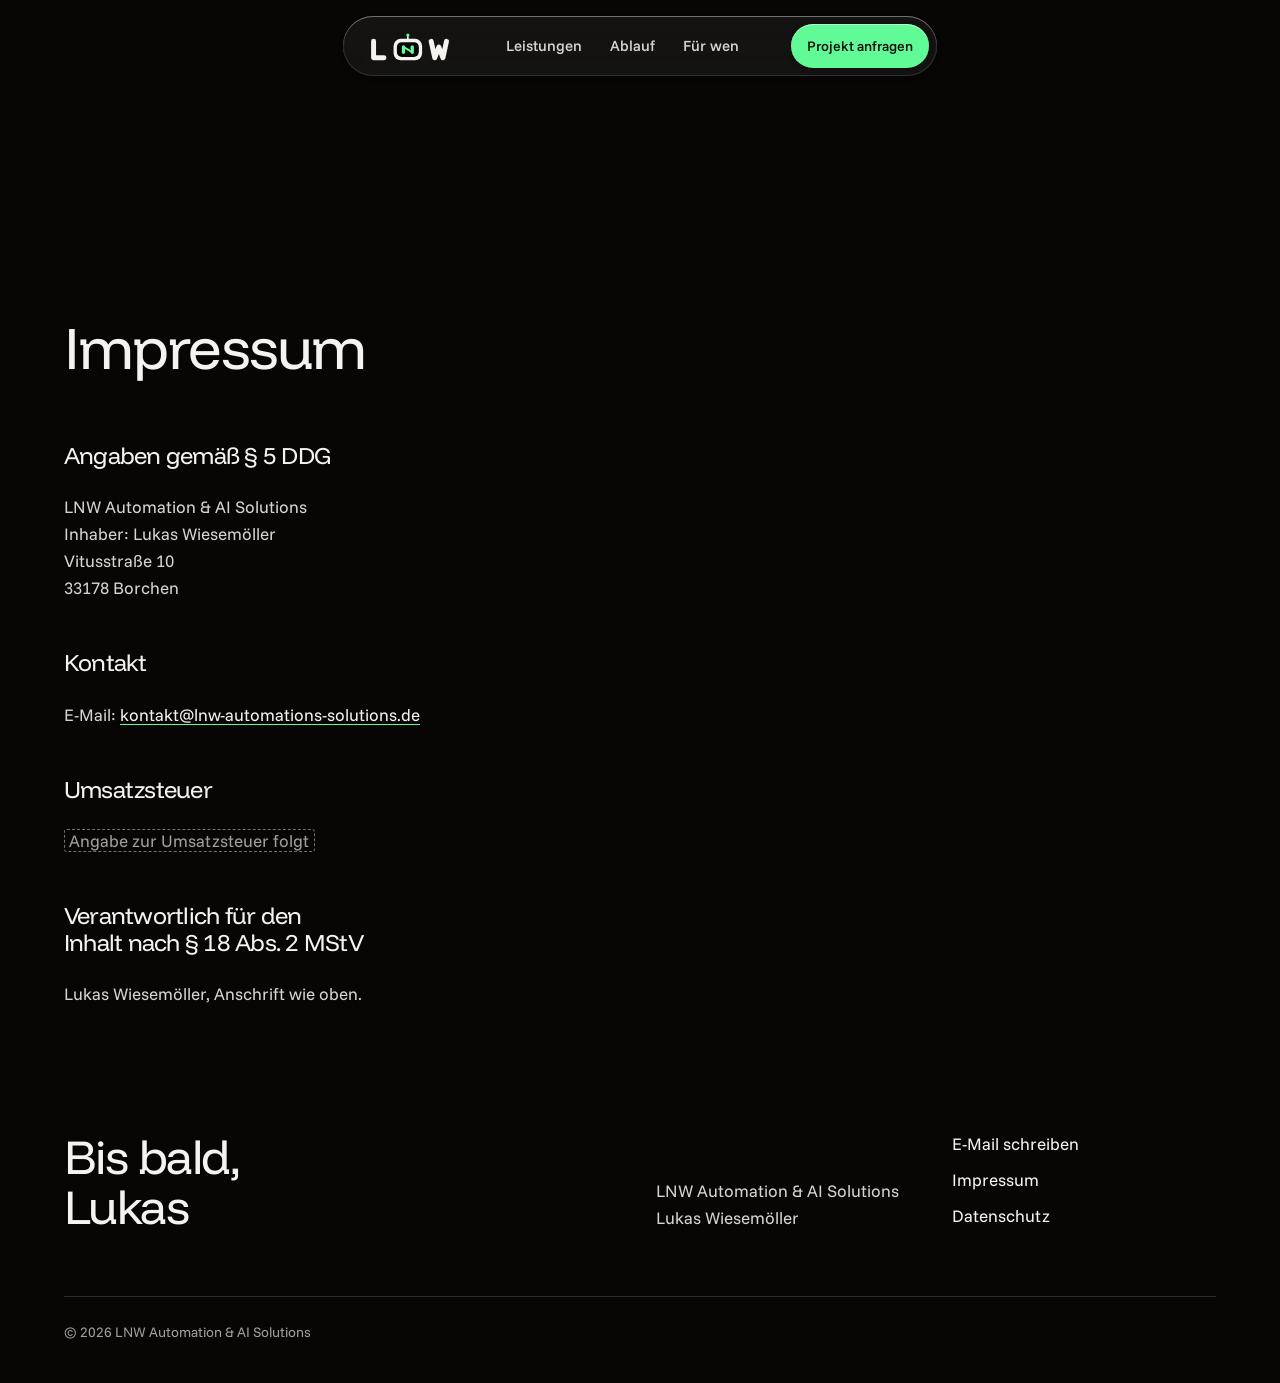
<file: impressum.html>
<!doctype html>
<html lang="de">
<head>
<meta charset="utf-8">
<meta name="viewport" content="width=device-width, initial-scale=1">
<title>Impressum: LNW Automation &amp; AI Solutions</title>
<meta name="description" content="Impressum von LNW Automation &amp; AI Solutions, Lukas Wiesemöller, Borchen.">
<meta name="robots" content="noindex">
<link rel="icon" href="favicon.svg" type="image/svg+xml">
<link rel="apple-touch-icon" href="apple-touch-icon.png">
<link rel="preload" href="fonts/funnel-display-latin.woff2" as="font" type="font/woff2" crossorigin>
<link rel="preload" href="fonts/funnel-sans-latin.woff2" as="font" type="font/woff2" crossorigin>
<link rel="stylesheet" href="styles.css">
<script>document.documentElement.classList.add('js');</script>
</head>
<body>
<!-- Icons: Lucide (ISC License, lucide.dev) -->
<svg width="0" height="0" class="visually-hidden" aria-hidden="true" focusable="false">
  <symbol id="i-bot" viewBox="0 0 24 24"><path d="M12 8V4H8" /><rect width="16" height="12" x="4" y="8" rx="2" /><path d="M2 14h2" /><path d="M20 14h2" /><path d="M15 13v2" /><path d="M9 13v2" /></symbol>
  <symbol id="i-mail" viewBox="0 0 24 24"><rect width="20" height="16" x="2" y="4" rx="2" /><path d="m22 7-8.97 5.7a1.94 1.94 0 0 1-2.06 0L2 7" /></symbol>
  <symbol id="i-message-square" viewBox="0 0 24 24"><path d="M21 15a2 2 0 0 1-2 2H7l-4 4V5a2 2 0 0 1 2-2h14a2 2 0 0 1 2 2z" /></symbol>
  <symbol id="i-file-text" viewBox="0 0 24 24"><path d="M15 2H6a2 2 0 0 0-2 2v16a2 2 0 0 0 2 2h12a2 2 0 0 0 2-2V7Z" /><path d="M14 2v4a2 2 0 0 0 2 2h4" /><path d="M10 9H8" /><path d="M16 13H8" /><path d="M16 17H8" /></symbol>
  <symbol id="i-check" viewBox="0 0 24 24"><path d="M20 6 9 17l-5-5" /></symbol>
  <symbol id="i-send" viewBox="0 0 24 24"><path d="M14.536 21.686a.5.5 0 0 0 .937-.024l6.5-19a.496.496 0 0 0-.635-.635l-19 6.5a.5.5 0 0 0-.024.937l7.93 3.18a2 2 0 0 1 1.112 1.11z" /><path d="m21.854 2.147-10.94 10.939" /></symbol>
  <symbol id="i-pause" viewBox="0 0 24 24"><rect x="14" y="4" width="4" height="16" rx="1" /><rect x="6" y="4" width="4" height="16" rx="1" /></symbol>
  <symbol id="i-play" viewBox="0 0 24 24"><polygon points="6 3 20 12 6 21 6 3" /></symbol>
  <symbol id="i-copy" viewBox="0 0 24 24"><rect width="14" height="14" x="8" y="8" rx="2" ry="2" /><path d="M4 16c-1.1 0-2-.9-2-2V4c0-1.1.9-2 2-2h10c1.1 0 2 .9 2 2" /></symbol>
  <symbol id="i-menu" viewBox="0 0 24 24"><line x1="4" x2="20" y1="12" y2="12" /><line x1="4" x2="20" y1="6" y2="6" /><line x1="4" x2="20" y1="18" y2="18" /></symbol>
  <symbol id="i-x" viewBox="0 0 24 24"><path d="M18 6 6 18" /><path d="m6 6 12 12" /></symbol>
  <symbol id="i-user-plus" viewBox="0 0 24 24"><path d="M16 21v-2a4 4 0 0 0-4-4H6a4 4 0 0 0-4 4v2" /><circle cx="9" cy="7" r="4" /><line x1="19" x2="19" y1="8" y2="14" /><line x1="22" x2="16" y1="11" y2="11" /></symbol>
  <symbol id="i-calendar-check" viewBox="0 0 24 24"><path d="M8 2v4" /><path d="M16 2v4" /><rect width="18" height="18" x="3" y="4" rx="2" /><path d="M3 10h18" /><path d="m9 16 2 2 4-4" /></symbol>
  <symbol id="i-receipt" viewBox="0 0 24 24"><path d="M4 2v20l2-1 2 1 2-1 2 1 2-1 2 1 2-1 2 1V2l-2 1-2-1-2 1-2-1-2 1-2-1-2 1Z" /><path d="M16 8h-6a2 2 0 1 0 0 4h4a2 2 0 1 1 0 4H8" /><path d="M12 17.5v-11" /></symbol>
  <symbol id="i-contact" viewBox="0 0 24 24"><path d="M16 2v2" /><path d="M7 22v-2a2 2 0 0 1 2-2h6a2 2 0 0 1 2 2v2" /><path d="M8 2v2" /><circle cx="12" cy="11" r="3" /><rect x="3" y="4" width="18" height="18" rx="2" /></symbol>
  <symbol id="i-database" viewBox="0 0 24 24"><ellipse cx="12" cy="5" rx="9" ry="3" /><path d="M3 5V19A9 3 0 0 0 21 19V5" /><path d="M3 12A9 3 0 0 0 21 12" /></symbol>
  <symbol id="i-ticket" viewBox="0 0 24 24"><path d="M2 9a3 3 0 0 1 0 6v2a2 2 0 0 0 2 2h16a2 2 0 0 0 2-2v-2a3 3 0 0 1 0-6V7a2 2 0 0 0-2-2H4a2 2 0 0 0-2 2Z" /><path d="M13 5v2" /><path d="M13 17v2" /><path d="M13 11v2" /></symbol>
  <symbol id="i-bell" viewBox="0 0 24 24"><path d="M6 8a6 6 0 0 1 12 0c0 7 3 9 3 9H3s3-2 3-9" /><path d="M10.3 21a1.94 1.94 0 0 0 3.4 0" /></symbol>
  <symbol id="i-table-2" viewBox="0 0 24 24"><path d="M9 3H5a2 2 0 0 0-2 2v4m6-6h10a2 2 0 0 1 2 2v4M9 3v18m0 0h10a2 2 0 0 0 2-2V9M9 21H5a2 2 0 0 1-2-2V9m0 0h18" /></symbol>
  <symbol id="i-folder-check" viewBox="0 0 24 24"><path d="M20 20a2 2 0 0 0 2-2V8a2 2 0 0 0-2-2h-7.9a2 2 0 0 1-1.69-.9L9.6 3.9A2 2 0 0 0 7.93 3H4a2 2 0 0 0-2 2v13a2 2 0 0 0 2 2Z" /><path d="m9 13 2 2 4-4" /></symbol>
  <symbol id="i-sun" viewBox="0 0 24 24"><circle cx="12" cy="12" r="4" /><path d="M12 2v2" /><path d="M12 20v2" /><path d="m4.93 4.93 1.41 1.41" /><path d="m17.66 17.66 1.41 1.41" /><path d="M2 12h2" /><path d="M20 12h2" /><path d="m6.34 17.66-1.41 1.41" /><path d="m19.07 4.93-1.41 1.41" /></symbol>
  <symbol id="i-moon" viewBox="0 0 24 24"><path d="M12 3a6 6 0 0 0 9 9 9 9 0 1 1-9-9Z" /></symbol>
  <symbol id="i-clock" viewBox="0 0 24 24"><circle cx="12" cy="12" r="10" /><polyline points="12 6 12 12 16 14" /></symbol>
</svg>

<a class="skip" href="#main">Zum Inhalt springen</a>
<div class="space" aria-hidden="true"><canvas class="space__sky"></canvas></div>

<header class="nav">
  <nav class="nav__bar" aria-label="Hauptnavigation">
    <a class="wordmark" href="index.html" aria-label="LNW Automation &amp; AI Solutions, zur Startseite"><svg class="logo" viewBox="16 0 314 124" aria-hidden="true" focusable="false"><path class="logo__ink" d="M40,45 V105 H78"/><g transform="translate(105,14)"><line class="logo__stem" x1="60" y1="22" x2="60" y2="10"/><circle class="logo__eye" cx="60" cy="8" r="6"/><rect class="logo__head" x="8" y="22" width="104" height="78" rx="26"/><rect class="logo__visor" x="20" y="34" width="80" height="54" rx="18"/><rect class="logo__eye" x="38" y="45" width="12" height="32" rx="6"/><rect class="logo__eye" x="70" y="45" width="12" height="32" rx="6"/><line class="logo__bar" x1="44" y1="51" x2="76" y2="71"/></g><path class="logo__ink" d="M250,45 L263,105 L278,66 L293,105 L306,45"/></svg></a>
    <ul class="nav__links" id="nav-links">
      <li><a href="index.html#leistungen">Leistungen</a></li>
      <li><a href="index.html#ablauf">Ablauf</a></li>
      <li><a href="index.html#fuer-wen">Für wen</a></li>
    </ul>
    <div class="nav__end">
      <a class="btn btn--small" href="index.html#kontakt">Projekt anfragen</a>
      <button class="nav__toggle" type="button" aria-expanded="false" aria-controls="nav-links" aria-label="Menü">
        <svg class="icon icon--lg icon--open" aria-hidden="true"><use href="#i-menu"/></svg>
        <svg class="icon icon--lg icon--close" aria-hidden="true"><use href="#i-x"/></svg>
      </button>
    </div>
  </nav>
</header>

<main id="main" class="legal">
  <div class="container">
    <div class="legal__body">
      <h1>Impressum</h1>

      <h2>Angaben gemäß § 5 DDG</h2>
      <address>
        LNW Automation &amp; AI Solutions<br>
        Inhaber: Lukas Wiesemöller<br>
        Vitusstraße 10<br>
        33178 Borchen
      </address>

      <h2>Kontakt</h2>
      <p>E-Mail: <a href="mailto:kontakt@lnw-automations-solutions.de">kontakt@lnw-automations-solutions.de</a></p>

      <h2>Umsatzsteuer</h2>
      <p><span class="fill" data-fill="umsatzsteuer">Angabe zur Umsatzsteuer folgt</span></p>

      <h2>Verantwortlich für den Inhalt nach § 18 Abs. 2 MStV</h2>
      <p>Lukas Wiesemöller, Anschrift wie oben.</p>
    </div>
  </div>
</main>

<footer class="foot">
  <div class="container">
    <div class="cols foot__grid">
      <p class="foot__bye">Bis bald,<br>Lukas</p>
      <address class="foot__addr">
        LNW Automation &amp; AI Solutions<br>
        Lukas Wiesemöller
      </address>
      <ul class="foot__links">
        <li><a href="mailto:kontakt@lnw-automations-solutions.de">E-Mail schreiben</a></li>
        <li><a href="impressum.html">Impressum</a></li>
        <li><a href="datenschutz.html">Datenschutz</a></li>
      </ul>
    </div>
    <p class="foot__legal">© 2026 LNW Automation &amp; AI Solutions</p>
  </div>
</footer>

<script src="main.js" defer></script>
</body>
</html>
</file>
<file: scrollcraft.css>
/* ============================================================================
   scrollcraft.css: the taste floor
   ----------------------------------------------------------------------------
   Two layers, and the split matters:

     TOKENS   what you override per brand. Colour roles, the type ramp, the
              spacing scale, elevation, motion. A brand is ~12 values.
     DEVICES  what the engine drives. Do not restyle these to taste; they are
              the mechanism. Style your own markup instead.

   Nothing here draws a "component". There are no card, badge, or pill classes,
   because a stylesheet that ships those is how every page built on it ends up
   with the same shapes. You get a floor and a vocabulary; the composition is
   yours.
   ========================================================================== */

/* ---------------------------------------------------------------- tokens -- */
:root {
  /* --- colour roles. Override these six and the page is rebranded. -------- */
  --sc-canvas:      #08090b;   /* the page ground. Drift interpolates this.   */
  --sc-surface:     #101217;   /* anything raised off the ground             */
  --sc-ink:         #f4f2ef;   /* primary text                               */
  --sc-ink-soft:    #9a9ba1;   /* secondary text. Tinted, never flat gray.   */
  --sc-accent:      #d8ff3e;   /* ONE accent. It owns a region, not confetti. */
  --sc-accent-ink:  #08090b;   /* text that sits on the accent               */

  --sc-hairline:    color-mix(in oklab, var(--sc-ink) 12%, transparent);
  --sc-hairline-strong: color-mix(in oklab, var(--sc-ink) 22%, transparent);

  /* --- type. Two families max. Display carries voice, text carries prose. - */
  --sc-font-display: "Instrument Sans", "Geist", system-ui, sans-serif;
  --sc-font-text:    "Geist", system-ui, sans-serif;
  --sc-font-mono:    "Geist Mono", ui-monospace, monospace;

  /* Fluid ramp. Tracking tightens as size grows because a face set at 6rem
     with 0 tracking reads loose; this is optical correction, not decoration. */
  --sc-t-xs:   clamp(0.75rem, 0.72rem + 0.15vw, 0.82rem);
  --sc-t-sm:   clamp(0.875rem, 0.84rem + 0.18vw, 0.95rem);
  --sc-t-base: clamp(1rem, 0.96rem + 0.22vw, 1.125rem);
  --sc-t-lg:   clamp(1.2rem, 1.1rem + 0.5vw, 1.5rem);
  --sc-t-xl:   clamp(1.6rem, 1.35rem + 1.2vw, 2.25rem);
  --sc-t-2xl:  clamp(2.1rem, 1.6rem + 2.4vw, 3.4rem);
  --sc-t-3xl:  clamp(2.8rem, 1.9rem + 4.2vw, 5rem);
  --sc-t-4xl:  clamp(3.4rem, 1.9rem + 6.6vw, 7.5rem);

  --sc-track-tight:  -0.035em;
  --sc-track-snug:   -0.02em;
  --sc-track-normal: -0.005em;
  --sc-track-wide:    0.08em;

  --sc-leading-none: 0.94;
  --sc-leading-tight: 1.06;
  --sc-leading-body: 1.62;

  --sc-measure: 62ch;

  /* --- space. 4px base: the useful middle steps an 8-only scale misses. --- */
  --sc-1: 0.25rem;  --sc-2: 0.5rem;   --sc-3: 0.75rem;  --sc-4: 1rem;
  --sc-5: 1.5rem;   --sc-6: 2rem;     --sc-7: 3rem;     --sc-8: 4rem;
  --sc-9: 6rem;     --sc-10: 8rem;    --sc-11: 12rem;

  /* Section rhythm is fluid so a phone doesn't inherit desktop air. */
  --sc-section: clamp(4.5rem, 9vw, 11rem);
  --sc-gutter:  clamp(1.25rem, 5vw, 5.5rem);
  --sc-maxw:    82rem;

  /* --- radius. Pick one scale for the page and hold it. ------------------- */
  --sc-r-sm: 6px;  --sc-r-md: 12px;  --sc-r-lg: 20px;  --sc-r-pill: 999px;

  /* --- elevation. Every shadow has an offset AND a soft blur, and is tinted
         to the canvas hue. A zero-offset coloured halo is decoration, not
         depth, so there isn't one here. ---------------------------------- */
  --sc-shadow-color: 220 40% 2%;
  --sc-e1: 0 1px 2px hsl(var(--sc-shadow-color) / 0.28),
           0 2px 6px -1px hsl(var(--sc-shadow-color) / 0.20);
  --sc-e2: 0 2px 4px hsl(var(--sc-shadow-color) / 0.24),
           0 8px 18px -4px hsl(var(--sc-shadow-color) / 0.30);
  --sc-e3: 0 4px 8px hsl(var(--sc-shadow-color) / 0.22),
           0 18px 40px -8px hsl(var(--sc-shadow-color) / 0.38),
           0 48px 90px -24px hsl(var(--sc-shadow-color) / 0.30);

  /* Edge light: a 1px top highlight sells a raised surface better than any
     amount of blur, because real raised things catch light on their lip. */
  --sc-edge: inset 0 1px 0 color-mix(in oklab, var(--sc-ink) 10%, transparent);

  /* --- motion. Built-in CSS easings are too weak for UI. ------------------ */
  --sc-ease-out:    cubic-bezier(0.23, 1, 0.32, 1);
  --sc-ease-in-out: cubic-bezier(0.77, 0, 0.175, 1);
  --sc-ease-drawer: cubic-bezier(0.32, 0.72, 0, 1);
  --sc-d-fast: 160ms;  --sc-d-base: 240ms;  --sc-d-slow: 420ms;

  --sc-z-stage: 1; --sc-z-copy: 20; --sc-z-chrome: 60;
}

/* --------------------------------------------------------------- reset -- */
*, *::before, *::after { box-sizing: border-box; }
html { -webkit-text-size-adjust: 100%; scroll-behavior: smooth; }
@media (prefers-reduced-motion: reduce) { html { scroll-behavior: auto; } }

body {
  margin: 0;
  background: var(--sc-canvas);
  color: var(--sc-ink);
  font-family: var(--sc-font-text);
  font-size: var(--sc-t-base);
  line-height: var(--sc-leading-body);
  letter-spacing: var(--sc-track-normal);
  -webkit-font-smoothing: antialiased;
  text-rendering: optimizeLegibility;
  font-synthesis-weight: none;
  overflow-x: clip;
}
img, video, canvas, svg { display: block; max-width: 100%; }
button, input, select, textarea { font: inherit; color: inherit; }

/* ------------------------------------------------- the browser surfaces --
   The parts you did not draw still carry the design. Selection, caret, focus
   ring, scrollbar and tabular numerals all ship with defaults that belong to no
   design system. Theming them is the cheapest signal that a page was built
   rather than assembled, and it is the step that gets skipped most reliably. */
::selection { background: var(--sc-accent); color: var(--sc-accent-ink); }
:root { caret-color: var(--sc-accent); accent-color: var(--sc-accent); }
:focus-visible {
  outline: 2px solid var(--sc-accent);
  outline-offset: 3px;
  border-radius: var(--sc-r-sm);
}
:where(a) { color: inherit; text-decoration-thickness: 1px; text-underline-offset: 0.22em; }
@supports (scrollbar-color: auto) {
  html { scrollbar-color: color-mix(in oklab, var(--sc-ink) 26%, transparent) transparent; scrollbar-width: thin; }
}
:where(table, .sc-nums, [data-sc-count]) { font-variant-numeric: tabular-nums; }

/* ----------------------------------------------------------- typography -- */
.sc-display {
  font-family: var(--sc-font-display);
  font-weight: 500;
  line-height: var(--sc-leading-none);
  letter-spacing: var(--sc-track-tight);
  text-wrap: balance;
  margin: 0;
}
.sc-display--xl { font-size: var(--sc-t-4xl); }
.sc-display--lg { font-size: var(--sc-t-3xl); }
.sc-display--md { font-size: var(--sc-t-2xl); letter-spacing: var(--sc-track-snug); }
.sc-lede {
  font-size: var(--sc-t-lg);
  line-height: 1.44;
  letter-spacing: var(--sc-track-snug);
  color: var(--sc-ink);
  max-width: 46ch;
  text-wrap: pretty;
  margin: 0;
}
.sc-body { max-width: var(--sc-measure); color: var(--sc-ink-soft); text-wrap: pretty; margin: 0; }
.sc-label {
  font-family: var(--sc-font-mono);
  font-size: var(--sc-t-xs);
  letter-spacing: var(--sc-track-wide);
  text-transform: uppercase;
  color: var(--sc-ink-soft);
}

/* ---------------------------------------------------------------- layout -- */
.sc-wrap { width: 100%; max-width: var(--sc-maxw); margin-inline: auto; padding-inline: var(--sc-gutter); }
.sc-section { padding-block: var(--sc-section); }
/* More space above a heading than below it: the gap belongs to the boundary,
   not to the pair. */
.sc-stack > * + * { margin-top: var(--sc-4); }
.sc-stack > :is(h1,h2,h3) { margin-top: var(--sc-7); }
.sc-stack > :is(h1,h2,h3):first-child { margin-top: 0; }
.sc-rule { height: 1px; border: 0; background: var(--sc-hairline); margin: 0; }

/* =============================================================== DEVICES ==
   Driven by the engine. Restyle your own markup, not these.                */

.sc-act--pinned { position: relative; }
.sc-stage {
  position: sticky; top: 0;
  height: 100vh; height: 100svh;
  overflow: clip;
  z-index: var(--sc-z-stage);
}

/* scrub / sequence media */
.sc-stage :is(video[data-sc-scrub], canvas[data-sc-sequence], .sc-stage__poster) {
  position: absolute; inset: 0;
  width: 100%; height: 100%;
  object-fit: cover;
}
video[data-sc-scrub] { opacity: 0; transition: opacity 380ms var(--sc-ease-out); }
.sc-has-clip video[data-sc-scrub] { opacity: 1; }
/* The poster is a live frame-holder, not a placeholder: it stays up until a
   real video frame has painted, which is what stops the blank-stage flash. */
.sc-stage__poster { z-index: 0; transition: opacity 380ms var(--sc-ease-out); }
.sc-has-clip .sc-stage__poster { opacity: 0; }

/* A scrim only where text sits. A full-frame darkening layer flattens the
   image everywhere to fix contrast in one corner. */
.sc-scrim {
  position: absolute; inset: 0; pointer-events: none; z-index: 1;
  background: linear-gradient(
    var(--sc-scrim-angle, 180deg),
    color-mix(in oklab, var(--sc-canvas) var(--sc-scrim-a, 78%), transparent) 0%,
    color-mix(in oklab, var(--sc-canvas) 30%, transparent) 42%,
    transparent 68%);
}
/* Point the scrim at the copy. A scrim gradient that darkens the top while the
   copy sits at the bottom fixes contrast nowhere and flattens the image
   everywhere, which is the most common way text-over-video goes wrong. */
.sc-scrim--bottom { --sc-scrim-angle: 0deg; }
.sc-scrim--left   { --sc-scrim-angle: 90deg; }
.sc-scrim--right  { --sc-scrim-angle: 270deg; }

/* Corner scrims, for copy anchored to a corner. An edge gradient has to darken
   a whole band across the frame to cover one corner; a corner gradient puts the
   density where the text is and leaves the rest of the image alone. Pair with
   .sc-copy--lead / .sc-copy--trail. */
.sc-scrim--lead {
  background: linear-gradient(to top right,
    color-mix(in oklab, var(--sc-canvas) 94%, transparent) 0%,
    color-mix(in oklab, var(--sc-canvas) 72%, transparent) 30%,
    color-mix(in oklab, var(--sc-canvas) 30%, transparent) 52%,
    transparent 72%);
}
.sc-scrim--trail {
  background: linear-gradient(to top left,
    color-mix(in oklab, var(--sc-canvas) 94%, transparent) 0%,
    color-mix(in oklab, var(--sc-canvas) 72%, transparent) 30%,
    color-mix(in oklab, var(--sc-canvas) 30%, transparent) 52%,
    transparent 72%);
}
/* A band across the bottom, for copy that spans the full width of the frame.
   That is what both corner anchors become below 860px, and it is also the right
   shape whenever the copy block is wider than a corner. */
.sc-scrim--band {
  background: linear-gradient(to top,
    color-mix(in oklab, var(--sc-canvas) 94%, transparent) 0%,
    color-mix(in oklab, var(--sc-canvas) 74%, transparent) 22%,
    color-mix(in oklab, var(--sc-canvas) 30%, transparent) 42%,
    transparent 58%);
}
.sc-scrim--vignette {
  background: radial-gradient(120% 90% at 50% 45%, transparent 40%,
              color-mix(in oklab, var(--sc-canvas) 70%, transparent) 100%);
}

/* copy over a stage.
   max-width is in rem, never ch. A `ch` on this container resolves against the
   CONTAINER's font-size (body size), not the display size of the heading inside
   it, so `max-width: 20ch` here silently produces a ~180px column and wraps a
   hero headline to six lines. Set a ch measure on the text element itself. */
.sc-copy {
  position: absolute; z-index: var(--sc-z-copy);
  inset-inline: var(--sc-gutter);
  max-width: min(46rem, 76vw);
  will-change: opacity, transform;
}
.sc-copy--lead   { left: var(--sc-gutter); bottom: clamp(3rem, 12vh, 9rem); }
/* inset-inline FIRST. It is the shorthand for left+right, so declaring it after
   `left: 50%` resets left to auto and the block drifts off the left edge. */
.sc-copy--center { inset-inline: auto; left: 50%; top: 50%; translate: -50% -50%; text-align: center; }
.sc-copy--trail  { inset-inline: auto; right: var(--sc-gutter); bottom: clamp(3rem, 12vh, 9rem); text-align: right; }

/* cue defaults: the engine writes opacity/transform inline, these are the
   pre-paint state so nothing flashes before the first read() */
[data-sc-cue] { opacity: 0; will-change: opacity, transform; }
.sc-ready [data-sc-cue] { transition: none; }

/* kinetic split */
.sc-split { display: inline-block; overflow: hidden; vertical-align: top; }
/* Descenders live below the baseline; a line mask clipped to the line box eats
   the tails off g, y, p, j. The padding buys them room back. */
.sc-split--line { display: block; padding-bottom: 0.14em; margin-bottom: -0.14em; }
.sc-split__i { display: inline-block; will-change: transform, opacity; }
.sc-is-split { opacity: 1 !important; }

/* horizontal rail */
[data-sc-pan] { display: flex; will-change: transform; }

/* reveal + parallax */
[data-sc-reveal] { will-change: clip-path; }
[data-sc-parallax] { will-change: transform; }

/* flow reveal (fires once) */
[data-sc-in], [data-sc-stagger] > * {
  opacity: 0;
  transform: translate3d(0, 14px, 0);
  transition: opacity 620ms var(--sc-ease-out), transform 620ms var(--sc-ease-out);
}
[data-sc-in].sc-in, [data-sc-stagger] > .sc-in { opacity: 1; transform: none; }

/* pointer devices */
[data-sc-tilt] { transform-style: preserve-3d; will-change: transform; }
[data-sc-magnet] { will-change: transform; }
/* isolation always; position only if nothing more specific already set it.
   Written with :where() (zero specificity) on purpose: a plain `position:
   relative` here has the same weight as `.sc-stage` and, being later in the
   file, silently wins. A stage carrying both attributes then stops being
   sticky and the whole act scrolls away instead of pinning. */
[data-sc-spotlight] { isolation: isolate; }
:where([data-sc-spotlight]) { position: relative; }
[data-sc-spotlight]::after {
  content: ""; position: absolute; inset: 0; pointer-events: none; z-index: 2;
  background: radial-gradient(
    28rem 28rem at calc(var(--sc-mx, 0.5) * 100%) calc(var(--sc-my, 0.5) * 100%),
    color-mix(in oklab, var(--sc-accent) 16%, transparent), transparent 70%);
  opacity: 0; transition: opacity var(--sc-d-slow) var(--sc-ease-out);
}
[data-sc-spotlight]:hover::after { opacity: 1; }

/* =========================================================== WORLDFLIGHT ==
   One fixed stage for the whole page. The only thing in document flow is the
   spacer, and it is empty. If you find yourself adding a section here, you want
   act mode instead: the moment a real block scrolls past the fixed stage, the
   page has a seam again and the whole point is gone.                        */

[data-sc-mode="worldflight"] { position: relative; }

.sc-world {
  position: fixed; inset: 0;
  overflow: clip;
  z-index: var(--sc-z-stage);
  background: var(--sc-canvas);
}

/* Every leg is mounted for the life of the page and stacked in the same box.
   The engine owns opacity, visibility and z-index here; do not set them. */
.sc-world__seg {
  position: absolute; inset: 0;
  opacity: 0;
  will-change: opacity;
}
.sc-world__seg > :is(video, img, canvas) {
  position: absolute; inset: 0;
  width: 100%; height: 100%;
  object-fit: cover;
}
/* The poster is the frame-holder AND the first camera move: the engine pushes
   it in slowly until a real decoded frame is available to replace it. */
.sc-world__poster {
  z-index: 0;
  transform-origin: 50% 50%;
  transition: opacity 420ms var(--sc-ease-out);
}
.sc-world__seg > video { z-index: 1; }
.sc-world__seg.sc-has-clip .sc-world__poster { opacity: 0; }
/* The act stylesheet lights a clip through its ancestor act. A worldflight leg
   has no act, so match the class the engine also writes on the clip itself. */
video[data-sc-scrub].sc-has-clip { opacity: 1; }

/* The copy layer is fixed too, and inert by default: the engine hands
   pointer-events back to a block only while it is actually legible. */
.sc-world__copy {
  position: fixed; inset: 0;
  z-index: var(--sc-z-copy);
  pointer-events: none;
}
.sc-world__scrim { position: absolute; inset: 0; pointer-events: none; z-index: 0; }
[data-sc-copy] {
  opacity: 0;
  pointer-events: none;
  will-change: opacity, transform;
}
.sc-ready [data-sc-copy] { transition: none; }

/* The track. Empty on purpose. */
.sc-world__spacer { pointer-events: none; }

/* scroll progress */
[data-sc-progress] {
  position: fixed; inset: 0 0 auto 0; height: 2px; z-index: var(--sc-z-chrome);
  background: var(--sc-accent); transform-origin: 0 50%; transform: scaleX(0);
  will-change: transform;
}

/* ----------------------------------------------------------- atmosphere --
   Depth is not only shadow. Grain keeps a flat dark ground from banding, and
   it is the difference between "a dark page" and "a lit room". */
.sc-grain { position: fixed; inset: 0; pointer-events: none; z-index: 3; opacity: 0.045; }
.sc-grain::before {
  content: ""; position: absolute; inset: -50%;
  background-image: url("data:image/svg+xml;utf8,<svg xmlns='http://www.w3.org/2000/svg' width='140' height='140'><filter id='n'><feTurbulence type='fractalNoise' baseFrequency='0.85' numOctaves='3'/></filter><rect width='140' height='140' filter='url(%23n)'/></svg>");
}

/* -------------------------------------------------------- reduced motion -- */
@media (prefers-reduced-motion: reduce) {
  /* Fewer and gentler, not zero. Opacity still carries the reveal so the page
     is comprehensible; every position change is dropped. */
  [data-sc-in], [data-sc-stagger] > * { transform: none; transition-duration: 220ms; }
  [data-sc-parallax], [data-sc-pan], .sc-split__i { transform: none !important; }
  /* A wipe is a position change too. Show reveal content settled. */
  [data-sc-reveal] { clip-path: none !important; }
  /* A rail's transform IS its navigation, not decoration. Zeroing it the way
     parallax and kinetic type are zeroed parks the act on its first screenful
     and makes everything past the fold unreachable: a device degrading into
     missing content. Hand the travel back to the reader as an ordinary scroll
     region instead, so the same items are all still gettable without motion.
     A build that would rather re-lay the rail out as a grid can still do that;
     this is the floor, not the ceiling. */
  [data-sc-act="pan"] .sc-stage,
  [data-sc-act="pan"] [data-sc-stage] {
    overflow-x: auto; overflow-y: hidden;
    overscroll-behavior-x: contain;
    scroll-snap-type: x proximity;
  }
  [data-sc-pan] > * { scroll-snap-align: center; }
  [data-sc-spotlight]::after { display: none; }
  /* A worldflight keeps its whole story here. No clip is ever fetched, so the
     posters are the film, and they cross-dissolve through exactly the same
     seams at exactly the same scroll positions. The push-in and the copy drift
     are the only things that go. */
  .sc-world__poster, [data-sc-copy] { transform: none !important; }
}

/* --------------------------------------------------------------- mobile -- */
@media (max-width: 860px) {
  .sc-copy { inset-inline: var(--sc-gutter); max-width: none; }
  .sc-copy--trail { text-align: left; }
  .sc-stage { height: 100svh; }
  /* .sc-copy--trail re-anchors to the left and spans the full width here, so a
     bottom-RIGHT corner gradient darkens the one corner the copy just left and
     guarantees a contrast failure over any bright clip. Point the density at
     the copy: the same band .sc-scrim--band paints. */
  .sc-scrim--trail {
    background: linear-gradient(to top,
      color-mix(in oklab, var(--sc-canvas) 94%, transparent) 0%,
      color-mix(in oklab, var(--sc-canvas) 74%, transparent) 22%,
      color-mix(in oklab, var(--sc-canvas) 30%, transparent) 42%,
      transparent 58%);
  }
}
</file>
<file: styles.css>
/* LNW Automation & AI Solutions · first version */
@import url("./tokens.css");
@import url("./base.css");

/* ---------- page ---------- */
html { scroll-behavior: smooth; }
body { font-size: 1.0625rem; line-height: 1.6; color: var(--color-ink-2); }
h1, h2, h3 { color: var(--color-ink); line-height: 1.02; }
h3 { line-height: 1.15; }
.lead { color: var(--color-muted); }
:where(ul[class], ol[class]) { margin: 0; padding: 0; list-style: none; }
figure { margin: 0; }
.dark { background: var(--color-paper); color: var(--color-ink-2); }
:root[data-mode="dark"] .dark { background: var(--color-paper-2); color: var(--color-ink-2); }
.section { margin-top: var(--section-gap); }
.section--s { margin-top: var(--section-gap-s); }
.section--l { margin-top: var(--section-gap-l); }
.cols { display: grid; grid-template-columns: repeat(12, minmax(0, 1fr)); column-gap: var(--gap-columns); }
.head { align-items: end; margin-bottom: var(--space-2xl); row-gap: var(--space-md); }
.head h2 { grid-column: 1 / span 7; }
.head .lead, .head .seg { grid-column: 9 / span 4; justify-self: end; }
.head .lead { justify-self: start; }

.icon { width: 20px; height: 20px; flex-shrink: 0; fill: none; stroke: currentColor; stroke-width: 1.75; stroke-linecap: round; stroke-linejoin: round; }
.icon--lg { width: 24px; height: 24px; }

.skip { position: absolute; left: var(--space-md); top: calc(-1 * var(--space-4xl)); z-index: var(--z-toast); padding: var(--space-xs) var(--space-md); border-radius: var(--radius-pill); background: var(--color-ink); color: var(--color-paper); }
.skip:focus-visible { top: var(--space-md); }

/* clear surfaces: white over the light, lit along the top edge, the shadow tinted by the light */
.clear { background: color-mix(in oklab, var(--color-light) 82%, transparent); border-radius: var(--radius-card); box-shadow: var(--edge-light), var(--shadow-card); }
[data-slot][data-kind="product"] { background: none; overflow: visible; }

/* ---------- controls ---------- */
.btn { display: inline-flex; align-items: center; justify-content: center; gap: var(--space-xs); min-height: 48px; padding: 0 var(--space-lg); border: 0; border-radius: var(--radius-pill); background: var(--color-accent); color: var(--color-accent-ink); font: 500 var(--text-md)/1 var(--font-body); white-space: nowrap; text-decoration: none; cursor: pointer; box-shadow: var(--edge-top), var(--shadow-card); transition: background-color var(--dur-short) var(--ease-out), transform var(--dur-micro) var(--ease-out); }
.btn:hover { background: var(--color-accent-hi); }
.btn:active { transform: translateY(1px); }
.btn:focus-visible { outline: 2px solid var(--color-focus); outline-offset: 2px; }
.btn:disabled, .btn[aria-disabled="true"] { opacity: 0.55; cursor: not-allowed; transform: none; }
.btn--clear { background: color-mix(in oklab, var(--color-light) 82%, transparent); color: var(--color-ink); box-shadow: var(--edge-light), var(--shadow-card); }
.btn--clear:hover { background: var(--color-light); }
.btn--small { min-height: 44px; padding: 0 var(--space-md); font-size: var(--text-sm); }
.actions { display: flex; flex-wrap: wrap; gap: var(--space-sm); }

.seg { display: inline-flex; gap: var(--space-2xs); max-width: 100%; padding: var(--space-2xs); border-radius: var(--radius-pill); background: color-mix(in oklab, var(--color-shade) 38%, transparent); overflow-x: auto; }
.seg button { min-height: 44px; padding: 0 var(--space-md); border: 0; border-radius: var(--radius-pill); background: transparent; color: var(--color-ink-2); font: 500 0.9375rem/1 var(--font-body); white-space: nowrap; cursor: pointer; transition: background-color var(--dur-short) var(--ease-out), color var(--dur-short) var(--ease-out); }
.seg button:hover { color: var(--color-ink); }
.seg button:active { transform: translateY(1px); }
.seg button:focus-visible { outline: 2px solid var(--color-focus); outline-offset: -2px; }
.seg button[aria-selected="true"] { background: var(--color-light); color: var(--color-ink); box-shadow: var(--edge-light), var(--shadow-chip); }
html:not(.js) .seg { display: none; }
/* the audience tabs move on by themselves; a thin line shows how long the current one stays */
.seg button { position: relative; overflow: hidden; }
.seg.is-auto button[aria-selected="true"]::after { content: ""; position: absolute; left: 0; right: 0; bottom: 0; height: 3px; background: var(--color-accent); transform-origin: left center; animation: tab-progress 5000ms linear both; }
@keyframes tab-progress { from { transform: scaleX(0); } }
/* the panels share one place and cross-fade slowly, so the change reads as a drift, not a cut */
.js .who__stack { display: grid; }
.js .who__stack > .who__panel { grid-area: 1 / 1; margin-top: 0; opacity: 0; visibility: hidden; transform: translateY(8px); transition: opacity 500ms var(--ease-in-out), transform 500ms var(--ease-in-out), visibility 0s linear 500ms; }
.js .who__stack > .who__panel.is-on { opacity: 1; visibility: visible; transform: none; transition: opacity 900ms var(--ease-in-out) 380ms, transform 900ms var(--ease-in-out) 380ms, visibility 0s; }
.seg button { transition: background-color 700ms var(--ease-in-out), color 700ms var(--ease-in-out); }


/* ---------- nav: a floating pill ---------- */
.nav { position: fixed; top: var(--space-md); left: 0; right: 0; z-index: var(--z-sticky-nav); pointer-events: none; }
.nav__bar { position: relative; pointer-events: auto; display: flex; align-items: center; gap: var(--space-xl); width: fit-content; max-width: calc(100% - 2 * var(--gutter)); min-height: 60px; margin-inline: auto; padding: var(--space-xs) var(--space-xs) var(--space-xs) var(--space-lg); border-radius: var(--radius-pill); background: color-mix(in oklab, var(--color-light) 74%, transparent); -webkit-backdrop-filter: blur(16px) saturate(1.5); backdrop-filter: blur(16px) saturate(1.5); box-shadow: var(--edge-light), var(--shadow-card); }
.wordmark { display: inline-flex; align-items: center; min-height: 44px; font: 500 1.375rem/1 var(--font-display); letter-spacing: -0.02em; color: var(--color-ink); text-decoration: none; border-radius: var(--radius-inner); }
/* the logo: L, a robot head whose eyes spell the N, W */
.logo { display: block; height: 34px; width: auto; overflow: visible; }
.logo__ink { fill: none; stroke: currentColor; stroke-width: 18; stroke-linecap: round; stroke-linejoin: round; }
.logo__stem { stroke: currentColor; stroke-width: 6; stroke-linecap: round; }
.logo__head { fill: currentColor; }
.logo__visor { fill: var(--logo-visor, var(--color-paper)); }
.logo__eye { fill: var(--color-accent); }
.logo__bar { stroke: var(--color-accent); stroke-width: 7; stroke-linecap: round; }
.nav__links { display: flex; align-items: center; gap: var(--space-2xs); }
.nav__links a { display: inline-flex; align-items: center; min-height: 44px; padding: 0 var(--space-sm); border-radius: var(--radius-pill); font-size: 0.9375rem; font-weight: 500; color: var(--color-ink-2); text-decoration: none; white-space: nowrap; transition: background-color var(--dur-short) var(--ease-out), color var(--dur-short) var(--ease-out); }
.nav__links a:hover { color: var(--color-ink); background: color-mix(in oklab, var(--color-shade) 30%, transparent); }
.nav__links a[aria-current="true"] { color: var(--color-ink); background: var(--color-accent-soft); }
.nav__end { display: flex; align-items: center; gap: var(--space-xs); margin-inline-start: auto; }
.nav__mode { display: inline-flex; align-items: center; justify-content: center; width: 44px; height: 44px; padding: 0; border: 0; border-radius: var(--radius-pill); background: transparent; color: var(--color-ink); cursor: pointer; }
.nav__mode:hover { background: color-mix(in oklab, var(--color-shade) 30%, transparent); }
.nav__mode:active, .nav__toggle:active { transform: translateY(1px); }
html:not(.js) .nav__mode, :root[data-mode="dark"] .nav__mode .icon--moon, :root:not([data-mode="dark"]) .nav__mode .icon--sun { display: none; }
.nav__toggle { display: none; align-items: center; justify-content: center; width: 44px; height: 44px; padding: 0; border: 0; border-radius: var(--radius-pill); background: transparent; color: var(--color-ink); cursor: pointer; }
.nav__toggle:hover { background: color-mix(in oklab, var(--color-shade) 30%, transparent); }
.nav__toggle .icon--close, .nav__toggle[aria-expanded="true"] .icon--open { display: none; }
.nav__toggle[aria-expanded="true"] .icon--close { display: block; }

/* ---------- the light: sun through glass, drawn on a canvas ---------- */
.light { position: absolute; inset: 0 0 auto 0; height: 78%; overflow: hidden; pointer-events: none; }
.light canvas { display: block; width: 104%; height: 104%; margin: -2% 0 0 -2%; filter: blur(6px); animation: drift 64s var(--ease-in-out) infinite alternate; }
.light.is-still canvas { animation-play-state: paused; }
@keyframes drift { from { transform: translate3d(-1.4%, 0, 0); } to { transform: translate3d(1.4%, 1%, 0); } }

/* ---------- hero: a ledge, the robot at work above, the head at the base ---------- */
.hero { position: relative; padding: var(--space-xs) var(--space-xs) 0; }
.hero__panel, .contact__panel { position: relative; border-radius: var(--radius-panel); overflow: hidden; }
.hero__panel > .container, .contact__panel > .container { max-width: calc(var(--container) - 2 * var(--space-xs)); padding-inline: calc(var(--gutter) - var(--space-xs)); }
.hero__inner { position: relative; display: flex; flex-direction: column; gap: var(--space-xl); min-height: calc(100dvh - var(--space-xs)); padding-block: calc(var(--space-3xl) + var(--space-xs)) var(--space-2xl); }
.line { display: block; clip-path: inset(-0.1em 0 -0.2em 0); }
.line > span { display: block; }
.js .line > span { animation: line-up 900ms var(--ease-out) both; animation-delay: calc(var(--i, 0) * 110ms + 200ms); }
@keyframes line-up { from { transform: translateY(125%); } }
.hero__text { align-items: end; }
.hero__text h1 { grid-column: 1 / span 7; }
.hero__side { grid-column: 9 / span 4; display: grid; gap: var(--space-lg); }

.stage { position: relative; flex: 1 1 auto; display: grid; grid-template-columns: minmax(0, 10fr) minmax(0, 7fr) minmax(0, 34fr) minmax(0, 7fr) minmax(0, 10fr); align-items: center; min-height: 392px; max-height: 640px; }
.stage__wires { position: absolute; inset: 0; width: 100%; height: 100%; overflow: visible; pointer-events: none; }
.wire { fill: none; stroke: var(--color-shade-2); stroke-width: 1.5; stroke-linecap: round; }
.wire.is-live { stroke: var(--color-accent); }
.parcel { position: absolute; left: 0; top: 0; z-index: var(--z-raised); display: inline-flex; align-items: center; gap: var(--space-2xs); min-height: 30px; padding: 0 var(--space-sm) 0 var(--space-xs); border-radius: var(--radius-pill); background: var(--color-accent); color: var(--color-accent-ink); font-size: var(--text-xs); font-weight: 500; white-space: nowrap; box-shadow: var(--edge-top), var(--shadow-chip); opacity: 0; pointer-events: none; transition: opacity var(--dur-micro) var(--ease-out); }
.parcel.is-on { opacity: 1; }
.parcel .icon { width: 14px; height: 14px; stroke-width: 2.25; }

.stage__col { position: relative; display: grid; gap: var(--space-lg); }
.stage__col--in { grid-column: 1; }
.stage__col--out { grid-column: 5; }
.stage__col--in > :nth-child(2) { left: var(--space-lg); }
.stage__col--out > :nth-child(2) { left: calc(-1 * var(--space-lg)); }

.node { position: relative; display: flex; align-items: center; gap: var(--space-sm); min-height: 68px; padding: var(--space-sm) var(--space-md); border-radius: var(--radius-card); background: color-mix(in oklab, var(--color-light) 84%, transparent); -webkit-backdrop-filter: blur(12px); backdrop-filter: blur(12px); box-shadow: var(--edge-light), var(--shadow-card); color: var(--color-muted); }
.node::after { content: ""; position: absolute; inset: 0; border-radius: inherit; box-shadow: inset 0 0 0 1.5px var(--color-accent); opacity: 0; transition: opacity var(--dur-short) var(--ease-out); pointer-events: none; }
.node.is-active { color: var(--color-accent); }
.node.is-active::after { opacity: 1; }
.node__text { display: grid; min-width: 0; line-height: 1.3; }
.node__name { font-weight: 500; color: var(--color-ink); }
.node__note { font-size: var(--text-sm); color: var(--color-muted); white-space: nowrap; overflow: hidden; text-overflow: ellipsis; }

/* the desk: robot, keyboard, monitor */
.desk { position: relative; grid-column: 3; display: grid; grid-template-columns: calc(200px * var(--robot-scale, 1)) minmax(0, 1fr); column-gap: var(--space-lg); align-items: end; padding-bottom: var(--space-xl); }
.desk::after { content: ""; position: absolute; left: calc(-1 * var(--space-md)); right: calc(-1 * var(--space-md)); bottom: 0; height: 14px; border-radius: var(--radius-pill); background: var(--color-light); box-shadow: var(--edge-light), var(--shadow-card), var(--shadow-cast); z-index: 2; }

.robot { position: relative; top: 26px; justify-self: center; width: 200px; height: 240px; transform: scale(var(--robot-scale, 1)); transform-origin: 50% 100%; --look-x: 5px; --look-y: 0px; }
.robot__antenna { position: absolute; top: 10px; left: calc(50% - 1.5px); width: 3px; height: 18px; background: var(--color-shade-2); }
.robot__antenna::before { content: ""; position: absolute; left: calc(50% - 6px); top: -10px; width: 12px; height: 12px; border-radius: var(--radius-pill); background: var(--color-accent); }
.robot.is-pulse .robot__antenna::before { animation: pulse var(--dur-long) var(--ease-out); }
@keyframes pulse { 40% { transform: scale(1.7); } }
.robot__ear { position: absolute; top: 66px; width: 10px; height: 30px; border-radius: var(--radius-pill); background: var(--color-shade-2); }
.robot__ear--l { left: 12px; } .robot__ear--r { right: 12px; }
.robot__head { position: absolute; top: 26px; left: 20px; width: 160px; height: 114px; border-radius: 40px; background: var(--robot-shell); box-shadow: inset 0 -22px 26px -14px var(--robot-shell-2), var(--edge-light), var(--shadow-card); transition: transform var(--dur-long) var(--ease-out); }
.robot.is-happy .robot__head { transform: rotate(-4deg); }
.robot__visor { position: absolute; left: 18px; right: 18px; top: 22px; height: 62px; border-radius: 24px; background: var(--robot-visor); }
.robot__eye { position: absolute; top: 19px; width: 14px; height: 24px; border-radius: var(--radius-pill); background: var(--robot-eye); box-shadow: 0 0 12px color-mix(in oklab, var(--robot-eye) 55%, transparent); transform: translate(var(--look-x), var(--look-y)); transition: transform var(--dur-short) var(--ease-out); }
.robot__eye--l { left: 34px; } .robot__eye--r { right: 34px; }
.robot.is-blink .robot__eye { transform: translate(var(--look-x), var(--look-y)) scaleY(0.12); }
.robot.is-happy .robot__eye { transform: translateY(-3px) scaleY(0.42); border-radius: 12px 12px 3px 3px; }
.robot__neck { position: absolute; top: 138px; left: 86px; width: 28px; height: 12px; background: var(--color-shade-2); }
.robot__body { position: absolute; top: 148px; left: 42px; width: 116px; height: 92px; border-radius: 34px 34px 16px 16px; background: var(--robot-shell); box-shadow: inset 0 -26px 26px -14px var(--robot-shell-2), var(--edge-light), var(--shadow-card); }
.robot__body::after { content: ""; position: absolute; top: 22px; left: calc(50% - 18px); width: 36px; height: 6px; border-radius: var(--radius-pill); background: var(--robot-shell-2); }
.robot__arm { position: absolute; top: 160px; width: 24px; height: 66px; border-radius: var(--radius-pill); background: var(--robot-shell); box-shadow: inset 0 -20px 16px -10px var(--robot-shell-2), var(--edge-light), var(--shadow-chip); transform-origin: 50% 12px; }
.robot__arm--l { left: 24px; transform: rotate(-13deg); }
.robot__arm--r { right: 24px; transform: rotate(13deg); }
.robot.is-typing .robot__arm--l { animation: tap-l 320ms var(--ease-in-out) infinite alternate; }
.robot.is-typing .robot__arm--r { animation: tap-r 320ms var(--ease-in-out) infinite alternate-reverse; }
@keyframes tap-l { to { transform: rotate(-13deg) translateY(-7px); } }
@keyframes tap-r { to { transform: rotate(13deg) translateY(-7px); } }
.robot__keys { position: absolute; top: 219px; left: 26px; width: 148px; height: 18px; border-radius: 6px; background: repeating-linear-gradient(to right, transparent 0 9px, var(--keys) 9px 10px), var(--color-light); box-shadow: var(--edge-light), var(--shadow-chip); z-index: 1; }
.robot__say { position: absolute; left: 50%; bottom: calc(100% + var(--space-xs)); transform: translateX(-50%); padding: var(--space-2xs) var(--space-sm); border-radius: var(--radius-pill); background: var(--color-light); box-shadow: var(--edge-light), var(--shadow-chip); font-size: var(--text-sm); font-weight: 500; color: var(--color-ink); white-space: nowrap; }

.screen { position: relative; display: grid; gap: var(--space-md); padding: var(--space-lg); border-radius: var(--radius-card); background: color-mix(in oklab, var(--color-light) 88%, transparent); -webkit-backdrop-filter: blur(14px); backdrop-filter: blur(14px); box-shadow: var(--edge-light), var(--shadow-card); }
.screen::after { content: ""; position: absolute; top: 100%; left: calc(50% - 30px); width: 60px; height: 26px; background: var(--color-shade-2); }
.screen__task { display: flex; align-items: center; gap: var(--space-sm); font: var(--display-weight) var(--text-title)/1.15 var(--font-display); letter-spacing: var(--tracking-display); color: var(--color-ink); }
.screen__task .icon { color: var(--color-muted); }
.screen__steps li { display: flex; align-items: center; gap: var(--space-sm); min-height: 44px; border-top: var(--rule-hair) solid var(--color-rule); color: var(--color-muted); }
.screen__steps li[data-s="run"] { color: var(--color-ink); }
.screen__steps li[data-s="done"] { color: var(--color-ink-2); }
.tick { position: relative; display: grid; place-items: center; width: 22px; height: 22px; flex-shrink: 0; border-radius: var(--radius-pill); box-shadow: inset 0 0 0 1.5px var(--color-rule); color: var(--color-accent); }
.tick .icon { width: 14px; height: 14px; stroke-width: 2.5; opacity: 0; }
[data-s="run"] .tick { box-shadow: none; }
[data-s="run"] .tick::before { content: ""; position: absolute; inset: 0; border-radius: inherit; border: 2px solid var(--color-accent-soft); border-top-color: var(--color-accent); animation: spin 800ms linear infinite; }
[data-s="done"] .tick { background: var(--color-accent-soft); box-shadow: none; }
[data-s="done"] .tick .icon { opacity: 1; }
@keyframes spin { to { transform: rotate(360deg); } }
.screen__out { min-height: calc(2lh + 2 * var(--space-sm)); padding: var(--space-sm) var(--space-md); border-radius: var(--radius-inner); background: var(--color-accent-soft); font-size: var(--text-sm); line-height: 1.45; color: var(--color-ink-2); }

.stage__toggle { position: absolute; left: 0; bottom: 0; }
html:not(.js) .stage__toggle { display: none; }

/* the stage settles in once; everything is visible without script */
.js .stage .node, .js .stage .desk { transition: opacity var(--dur-long) var(--ease-out), transform var(--dur-long) var(--ease-out); transition-delay: calc(var(--i, 0) * 60ms); }
.js .stage .wire { transition: opacity var(--dur-long) var(--ease-out) 360ms; }
.js .stage:not(.is-built) .node, .js .stage:not(.is-built) .desk { opacity: 0; transform: translateY(8px); }
.js .stage:not(.is-built) .wire { opacity: 0; }

/* ---------- playable pieces: tiles and steps run once, on view, on hover, on tap ---------- */
.a-draw { transform-origin: left center; }
.a-blip, .a-run { opacity: 0; }
.is-playing .a-fade { animation: a-fade var(--dur-long) var(--ease-out) both; animation-delay: calc(var(--d, 0) * 1ms); }
.is-playing .a-in { animation: a-in var(--dur-long) var(--ease-out) both; animation-delay: calc(var(--d, 0) * 1ms); }
.is-playing .a-draw { animation: a-draw var(--t, 420ms) var(--ease-in-out) both; animation-delay: calc(var(--d, 0) * 1ms); }
.is-playing .a-dim { animation: a-dim var(--dur-long) var(--ease-out) both; animation-delay: calc(var(--d, 0) * 1ms); }
.is-playing .a-blip { animation: a-blip 1100ms linear both; animation-delay: calc(var(--d, 0) * 1ms); }
.is-playing .a-run { animation: a-run 1500ms var(--ease-in-out) both; animation-delay: calc(var(--d, 0) * 1ms); }
.is-playing .a-slide { animation: a-slide var(--dur-long) var(--ease-out) both; animation-delay: calc(var(--d, 0) * 1ms); }
@keyframes a-fade { from { opacity: 0; transform: translateY(6px); } }
@keyframes a-in { from { opacity: 0; } }
@keyframes a-draw { from { transform: scaleX(0); } }
@keyframes a-dim { from { opacity: 1; } }
@keyframes a-blip { 0%, 100% { opacity: 0; } 15%, 85% { opacity: 1; } }
@keyframes a-run { 0% { opacity: 0; transform: translateX(0); } 10%, 90% { opacity: 1; } 100% { opacity: 0; transform: translateX(100%); } }
@keyframes a-slide { from { transform: translateX(0); } }
@media (prefers-reduced-motion: no-preference) {
  .js [data-play]:not(.is-playing) .a-fade, .js [data-play]:not(.is-playing) .a-in { opacity: 0; }
  .js [data-play]:not(.is-playing) .a-draw { transform: scaleX(0); }
  .js [data-play]:not(.is-playing) .a-dim { opacity: 1; }
  .js [data-play]:not(.is-playing) .a-slide { transform: translateX(0); }
}

.chip { position: relative; display: inline-flex; align-items: center; justify-content: center; gap: var(--space-xs); min-height: 40px; padding: 0 var(--space-md); border-radius: var(--radius-pill); background: var(--color-light); box-shadow: var(--edge-light), var(--shadow-chip); font-size: var(--text-sm); font-weight: 500; color: var(--color-ink); white-space: nowrap; }
.chip .icon { width: 16px; height: 16px; stroke-width: 2.5; color: var(--color-accent); }
.link { position: relative; flex: 1 1 var(--space-md); min-width: var(--space-sm); height: 1.5px; background: var(--color-shade-2); }
.link > i { position: absolute; inset: 0; background: var(--color-accent); }
.runner { position: absolute; left: 0; right: 0; top: 50%; height: 0; pointer-events: none; }
.runner::before { content: ""; position: absolute; left: -6px; top: -6px; width: 12px; height: 12px; border-radius: var(--radius-pill); background: var(--color-accent); box-shadow: 0 0 0 2.5px var(--color-light); }

/* ---------- the statement: its words fill in as the page scrolls ---------- */
.say__text { max-width: 17em; font: var(--display-weight) clamp(2.25rem, 4.4vw + 0.5rem, 4.5rem)/1.06 var(--font-display); letter-spacing: var(--tracking-display); color: var(--color-ink); text-wrap: balance; }
.say__text span { opacity: var(--o, 1); }

/* ---------- services: a bento of four wells ---------- */
.bento { row-gap: var(--gap-columns); }
.tile { position: relative; display: grid; grid-template-rows: auto minmax(0, 1fr); gap: var(--space-xl); min-height: 352px; padding: var(--space-xl); border-radius: var(--radius-card); background: var(--color-paper-2); }
.tile::before { content: ""; position: absolute; inset: 0; border-radius: inherit; background: radial-gradient(520px circle at var(--mx, 50%) var(--my, 0%), color-mix(in oklab, var(--color-light) 92%, transparent), transparent 62%); opacity: 0; transition: opacity var(--dur-long) var(--ease-out); pointer-events: none; }
.tile:hover::before { opacity: 1; }
.tile__text { position: relative; }
.tile .chip { min-height: 44px; font-size: 0.9375rem; }
.tile--wide { grid-column: span 7; } .tile--narrow { grid-column: span 5; }
.tile__text { display: grid; gap: var(--space-sm); }
.tile__text p { max-width: 34ch; }
.demo { position: relative; align-self: end; }

.flow { display: flex; align-items: center; }
.chat { display: grid; gap: var(--space-sm); }
.bubble { max-width: 30ch; padding: var(--space-sm) var(--space-md); border-radius: var(--radius-card); font-size: 0.9375rem; line-height: 1.4; color: var(--color-ink); }
.bubble--q { justify-self: end; border-bottom-right-radius: var(--space-2xs); background: var(--color-light); box-shadow: var(--edge-light), var(--shadow-chip); }
.bubble--a { display: flex; gap: var(--space-xs); justify-self: start; border-bottom-left-radius: var(--space-2xs); background: var(--color-accent-soft); }
.bubble--a .icon { margin-top: 1px; color: var(--color-accent); }
.typing { position: absolute; left: 0; bottom: 0; display: inline-flex; gap: var(--space-2xs); padding: var(--space-sm) var(--space-md); border-radius: var(--radius-card); border-bottom-left-radius: var(--space-2xs); background: var(--color-accent-soft); }
.typing i { width: 7px; height: 7px; border-radius: var(--radius-pill); background: var(--color-accent); }

.site__page { display: grid; grid-template-columns: minmax(0, 1fr) auto; gap: var(--space-sm) var(--space-md); align-items: end; padding: var(--space-md); border-radius: var(--radius-inner); background: var(--color-light); box-shadow: var(--edge-light), var(--shadow-chip); }
.site__nav { grid-column: 1 / -1; display: flex; gap: var(--space-sm); padding-bottom: var(--space-xs); border-bottom: var(--rule-hair) solid var(--color-rule); font-size: var(--text-xs); color: var(--color-muted); }
.site__h { font: var(--display-weight) var(--text-xl)/1.1 var(--font-display); letter-spacing: var(--tracking-display); color: var(--color-ink); }
.site__cta { grid-column: 1; }
.site__cta span { display: inline-flex; align-items: center; min-height: 30px; padding: 0 var(--space-sm); border-radius: var(--radius-pill); background: var(--color-accent); color: var(--color-accent-ink); font-size: var(--text-xs); font-weight: 500; }
.site__grid { grid-column: 2; grid-row: 2 / span 2; display: grid; grid-template-columns: repeat(2, 44px); gap: var(--space-xs); }
.site__grid i { height: 44px; border-radius: var(--space-xs); background: var(--color-shade); }
.site__grid i:nth-child(2) { background: var(--color-accent-soft); }
.site__grid i:nth-child(3) { background: var(--color-shade-2); }

.cut { display: grid; grid-template-columns: repeat(5, auto); grid-template-areas: "a b c d e" "x x x y y"; justify-content: start; gap: var(--space-sm) var(--space-xs); }
.cut__note { padding-top: var(--space-xs); border-top: 1.5px solid var(--color-shade-2); font-size: var(--text-sm); color: var(--color-muted); }
.cut__note--auto { grid-area: x; border-top-color: var(--color-accent); color: var(--color-ink); }
.cut__note--keep { grid-area: y; }
.cut .chip--cut { opacity: 0.5; }
.cut .chip--cut::after { content: ""; position: absolute; left: var(--space-sm); right: var(--space-sm); top: 50%; height: 1.5px; background: var(--color-ink); transform-origin: left center; }
.is-playing .chip--cut::after { animation: a-draw var(--dur-long) var(--ease-in-out) both; animation-delay: calc(var(--d, 0) * 1ms); }

/* ---------- the way: four steps on one drawn line ---------- */
.way__steps { counter-reset: step; row-gap: var(--space-2xl); }
.way__step { counter-increment: step; position: relative; grid-column: span 3; display: grid; grid-template-rows: 152px auto auto auto; }
.way__art { position: relative; align-self: end; display: grid; gap: var(--space-sm); padding-bottom: var(--space-lg); }
.way__rule { position: relative; height: 40px; margin-bottom: var(--space-md); }
.way__rule::before, .way__rule > .a-draw { content: ""; position: absolute; left: 0; right: calc(-1 * var(--gap-columns)); top: 50%; height: 1.5px; background: var(--color-rule); }
.way__rule > .a-draw { background: var(--color-accent); }
.way__step:last-child .way__rule::before, .way__step:last-child .way__rule > .a-draw { right: 0; }
.way__mark { position: relative; display: grid; place-items: center; width: 40px; height: 40px; border-radius: var(--radius-pill); background: var(--color-light); box-shadow: var(--edge-light), var(--shadow-chip); font: 500 var(--text-md)/1 var(--font-display); color: var(--color-ink); overflow: hidden; }
.way__mark > i { position: absolute; inset: 0; background: var(--color-accent-soft); }
.way__mark::after { content: counter(step); position: relative; }
.way__step h3 { margin-bottom: var(--space-xs); }
.way__step p { max-width: 30ch; }
.mini { display: flex; align-items: center; position: relative; }
.box { display: inline-flex; align-items: center; justify-content: center; gap: var(--space-2xs); min-height: 36px; padding: 0 var(--space-sm); border-radius: var(--radius-inner); font-size: var(--text-xs); font-weight: 500; white-space: nowrap; }
.box--sketch { border: 1.5px dashed var(--color-muted); color: var(--color-muted); }
.box--solid { background: var(--color-light); box-shadow: var(--edge-light), var(--shadow-chip); color: var(--color-ink); }
.box .icon { width: 14px; height: 14px; stroke-width: 2.5; color: var(--color-accent); }
.link--sketch { height: 0; background: none; border-top: 1.5px dashed var(--color-muted); }
.live { display: inline-flex; align-items: center; gap: var(--space-xs); font-size: var(--text-sm); font-weight: 500; color: var(--color-ink); }
.switch { position: relative; width: 44px; height: 26px; border-radius: var(--radius-pill); background: var(--color-shade-2); overflow: hidden; }
.switch > i { position: absolute; inset: 0; background: var(--color-accent); }
.switch > b { position: absolute; top: 3px; left: 3px; width: 20px; height: 20px; border-radius: var(--radius-pill); background: var(--color-light); transform: translateX(18px); }

/* ---------- who: a switcher on a band ---------- */
.band { padding-block: var(--section-gap-s); background: var(--color-paper-2); color: var(--color-ink-2); }
.who__panel { align-items: center; row-gap: var(--space-xl); }
.who__panel + .who__panel { margin-top: var(--space-2xl); }
.who__say { grid-column: 1 / span 5; max-width: 14ch; font-size: var(--text-display-s); line-height: 1.02; }
.lanes { grid-column: 6 / span 7; padding: var(--space-xs) var(--space-xl); }
.lanes li { display: flex; align-items: center; gap: var(--space-md); min-height: 88px; border-top: var(--rule-hair) solid var(--color-rule); font-size: var(--text-lg); line-height: 1.3; color: var(--color-ink); }
.lanes li:first-child { border-top: 0; }
.lanes .icon { color: var(--color-muted); }
.lanes .icon--done { margin-inline-start: auto; color: var(--color-accent); stroke-width: 2.25; }

/* ---------- about: a split ---------- */
.about { align-items: center; row-gap: var(--space-xl); }
.about__text { grid-column: 1 / span 7; display: grid; gap: var(--space-lg); }
.about__text .lead { max-width: 46ch; color: var(--color-ink-2); }
.facts { display: grid; margin: 0; }
.facts > div { display: grid; grid-template-columns: 9rem minmax(0, 1fr); gap: var(--space-md); padding-block: var(--space-md); border-top: var(--rule-hair) solid var(--color-rule); }
.facts dt { font-size: var(--text-sm); line-height: 1.9; color: var(--color-muted); }
.facts dd { margin: 0; color: var(--color-ink); }
.portrait { grid-column: 9 / span 4; display: grid; place-items: center; aspect-ratio: 4 / 5; border-radius: var(--radius-card); box-shadow: var(--edge-light), var(--shadow-card); }
.portrait[data-slot] { background: linear-gradient(160deg, var(--color-light), var(--color-shade)); }
.portrait__initials { font: 300 clamp(5rem, 9vw, 8.5rem)/1 var(--font-display); letter-spacing: -0.04em; color: var(--color-ink); }
.portrait > img { outline: 1px solid color-mix(in oklab, var(--color-ink) 8%, transparent); outline-offset: -1px; }

/* ---------- contact: the second lit ground ---------- */
.contact { padding-inline: var(--space-xs); }
.contact .light { height: 100%; }
.contact__inner { position: relative; align-items: end; row-gap: var(--space-xl); padding-block: var(--space-4xl); }
.contact__say { grid-column: 1 / span 6; display: grid; gap: var(--space-lg); }
.contact__say h2 { max-width: 12ch; font-size: var(--text-display); }
.contact__do { grid-column: 8 / span 5; display: grid; gap: var(--space-md); justify-items: start; }
/* the inbox at the close: a customer writes, the robot handles the mail, the answer goes back */
.inbox { position: relative; display: grid; grid-template-columns: minmax(0, 1fr) auto; column-gap: var(--space-lg); align-items: end; width: 100%; margin-bottom: var(--space-sm); --robot-scale: 0.95; }
.inbox__card { display: grid; align-content: start; gap: var(--space-2xs); min-height: 252px; padding: var(--space-md); border-radius: var(--radius-card); background: color-mix(in oklab, var(--color-light) 84%, transparent); -webkit-backdrop-filter: blur(12px); backdrop-filter: blur(12px); box-shadow: var(--edge-light), var(--shadow-card); font-size: var(--text-sm); line-height: 1.4; color: var(--color-ink-2); }
.inbox__to { font-size: var(--text-xs); color: var(--color-muted); }
.inbox__subject { min-height: 1.4em; font-weight: 500; color: var(--color-ink); }
.inbox__body { min-height: 2.8em; padding-bottom: var(--space-xs); }
.inbox__send { justify-self: start; display: inline-flex; align-items: center; min-height: 30px; padding: 0 var(--space-sm); border-radius: var(--radius-pill); background: var(--color-accent); color: var(--color-accent-ink); font-size: var(--text-xs); font-weight: 500; transition: transform var(--dur-micro) var(--ease-out), opacity var(--dur-short) var(--ease-out); }
.inbox__send.is-pressed { transform: scale(0.94); }
.inbox__steps { display: grid; border-top: var(--rule-hair) solid var(--color-rule); padding-top: var(--space-2xs); }
.inbox__steps li { display: flex; align-items: center; gap: var(--space-xs); min-height: 28px; font-size: var(--text-xs); color: var(--color-muted); }
.inbox__steps li[data-s="run"] { color: var(--color-ink); }
.inbox__steps li[data-s="done"] { color: var(--color-ink-2); }
.inbox__steps .tick { width: 18px; height: 18px; }
.inbox__steps .tick .icon { width: 12px; height: 12px; }
.inbox__reply { padding: var(--space-xs) var(--space-sm); border-radius: var(--radius-inner); background: var(--color-accent-soft); font-size: var(--text-xs); color: var(--color-ink); }
.inbox__steps, .inbox__reply { transition: opacity var(--dur-long) var(--ease-out); }
/* what the card shows in each phase; without script it shows the finished exchange */
.inbox[data-phase="write"] .inbox__steps, .inbox[data-phase="write"] .inbox__reply, .inbox[data-phase="work"] .inbox__reply { opacity: 0; }
.inbox:not([data-phase="write"]) .inbox__send { opacity: 0; }
html:not(.js) .inbox .inbox__steps, html:not(.js) .inbox .inbox__reply { opacity: 1; }
html:not(.js) .inbox .inbox__send { opacity: 0; }
.inbox__chip { left: 0; top: 0; }
.hello { position: relative; width: calc(200px * var(--robot-scale)); height: calc(240px * var(--robot-scale) + var(--space-xl)); }
.hello .robot { position: absolute; top: auto; bottom: 0; left: calc(50% - 100px); --look-x: 0px; --look-y: 0px; }
.contact__mail { font-size: clamp(0.8125rem, 3.6vw, 1.25rem); white-space: nowrap; color: var(--color-ink); text-decoration: none; }
.contact__mail:hover { text-decoration: underline; text-decoration-color: var(--color-accent); }

/* ---------- one reveal, visible without script ---------- */
.js [data-reveal] { opacity: 0; transform: translateY(16px); transition: opacity 700ms var(--ease-out), transform 700ms var(--ease-out); transition-delay: calc(var(--i, 0) * 80ms); }
.js [data-reveal].is-in { opacity: 1; transform: none; }

/* ---------- footer: a letter close ---------- */
.foot { margin-top: var(--section-gap-s); padding-bottom: var(--space-xl); }
.foot__grid { align-items: end; row-gap: var(--space-xl); }
.foot__bye { grid-column: 1 / span 6; font: var(--display-weight) var(--text-section)/1.05 var(--font-display); letter-spacing: var(--tracking-display); color: var(--color-ink); }
.foot__addr { grid-column: 7 / span 3; font-style: normal; line-height: 1.6; }
.foot__links { grid-column: 10 / span 3; display: grid; gap: var(--space-2xs); justify-items: start; }
.foot a { color: var(--color-ink); text-decoration: none; }
.foot a:hover { text-decoration: underline; text-decoration-color: var(--color-accent); }
.foot__links a { display: inline-flex; align-items: center; min-height: 32px; }
.foot__legal { margin-top: var(--space-2xl); padding-top: var(--space-lg); border-top: var(--rule-hair) solid var(--color-rule); font-size: var(--text-sm); color: var(--color-muted); }

/* ---------- legal pages ---------- */
.legal { padding-top: calc(var(--space-4xl) + var(--space-md)); }
.legal__body { display: grid; gap: var(--space-lg); max-width: 44rem; }
.legal__body h1 { font-size: var(--text-display-s); margin-bottom: var(--space-md); }
.legal__body h2 { font-size: var(--text-title); line-height: 1.15; margin-top: var(--space-lg); }
.legal__body address { font-style: normal; }
.legal__body a { color: var(--color-ink); text-decoration-color: var(--color-accent); white-space: nowrap; font-size: clamp(0.8125rem, 3.9vw, 1.0625rem); }
.fill { padding: 0 0.25em; border: 1px dashed color-mix(in oklch, var(--color-muted) 70%, transparent); border-radius: 3px; color: var(--color-muted); -webkit-box-decoration-break: clone; box-decoration-break: clone; }

/* ---------- larger and smaller screens ---------- */
@media (min-width: 90rem) {
  .stage { --robot-scale: 1.18; }
}
@media (min-width: 70.01rem) and (max-height: 800px) {
  .hero__inner { gap: var(--space-lg); padding-block: calc(var(--space-3xl) - var(--space-xs)) var(--space-xl); }
  .hero__text h1 { font-size: clamp(2.75rem, 4.2vw + 1rem, 4.5rem); }
  .stage { min-height: 344px; }
}
@media (max-width: 75rem) {
  .tile--wide, .tile--narrow { grid-column: span 6; }
  .way__step { grid-column: span 6; }
  .way__step:nth-child(even) .way__rule::before, .way__step:nth-child(even) .way__rule > .a-draw { right: 0; }
  .flow { flex-direction: column; align-items: flex-start; }
  .flow .link { flex: none; width: 1.5px; height: var(--space-md); min-width: 0; margin-left: var(--space-lg); }
  .cut { grid-template-columns: repeat(3, auto); grid-template-areas: "a b c" "x x x" "d e ." "y y ."; }
  .cut .chip { padding: 0 var(--space-sm); }
}
@media (max-width: 70rem) {
  .hero__inner { min-height: 0; gap: var(--space-2xl); padding-block: calc(var(--space-3xl) + var(--space-md)) var(--space-xl); }
  .hero__text { order: -1; row-gap: var(--space-lg); }
  .hero__text h1, .hero__side { grid-column: 1 / -1; }
  .hero .light { height: 100%; }
  .stage { flex: none; grid-template-columns: minmax(0, 1fr); row-gap: var(--space-xl); max-height: none; padding-bottom: var(--space-2xl); }
  .stage__col, .desk { grid-column: 1; }
  .stage__col { grid-template-columns: repeat(3, minmax(0, 1fr)); gap: var(--space-xs); }
  .stage__col > :nth-child(2) { left: 0; }
  .node { flex-direction: column; justify-content: center; gap: var(--space-2xs); min-height: 72px; padding: var(--space-sm) var(--space-xs); border-radius: var(--radius-inner); text-align: center; }
  .node__note { display: none; }
  .node__name { font-size: var(--text-sm); }
  .desk { grid-template-columns: minmax(0, 1fr); justify-items: center; row-gap: var(--space-lg); padding: var(--space-xl) 0 0; }
  .desk::after, .screen::after { display: none; }
  .robot { top: 0; }
  .screen { width: 100%; max-width: 440px; }
  .stage__toggle { left: calc(50% - 52px); width: 104px; }
  .robot__say { left: 100%; bottom: auto; top: var(--space-xl); transform: none; }
}
@media (max-width: 60rem) {
  .nav__bar { width: auto; margin-inline: var(--gutter); max-width: none; gap: var(--space-md); padding-inline-start: var(--space-md); }
  .js .nav__toggle { display: inline-flex; }
  .nav__links { position: absolute; top: calc(100% + var(--space-xs)); left: 0; right: 0; flex-direction: column; align-items: stretch; gap: 0; padding: var(--space-xs); border-radius: var(--radius-card); background: var(--color-light); box-shadow: var(--edge-light), var(--shadow-card); }
  .nav__links a { min-height: 52px; padding: 0 var(--space-md); border-radius: var(--radius-inner); font-size: var(--text-lg); }
  .js .nav__links:not(.is-open) { display: none; }
  .head h2, .head .lead, .head .seg { grid-column: 1 / -1; justify-self: start; }
  .tile--wide, .tile--narrow { grid-column: 1 / -1; }
  .tile { min-height: 0; padding: var(--space-lg); }
  .who__say, .lanes, .about__text, .contact__say, .contact__do, .foot__bye, .foot__addr, .foot__links { grid-column: 1 / -1; }
  .who__say { max-width: 20ch; }
  .lanes { padding-inline: var(--space-lg); }
  .lanes li { min-height: 72px; font-size: var(--text-md); }
  .portrait { grid-column: 1 / span 6; max-width: 320px; }
  .contact__inner { padding-block: var(--space-3xl); }
  :root { --radius-panel: 28px; }
}
@media (max-width: 24rem) {
  .nav__end .btn { display: none; }
}
@media (min-width: 40.01rem) and (max-width: 60rem) {
  .flow { flex-direction: row; align-items: center; }
  .flow .link { flex: 1 1 var(--space-md); width: auto; height: 1.5px; margin-left: 0; }
  .cut { grid-template-columns: repeat(5, auto); grid-template-areas: "a b c d e" "x x x y y"; }
}
@media (max-width: 40rem) {
  .inbox { --robot-scale: 0.72; column-gap: var(--space-sm); }
  .inbox__card { min-height: 236px; padding: var(--space-sm); }
  .robot__say { display: none; }
  .way__step { grid-column: 1 / -1; grid-template-rows: auto auto auto auto; }
  .way__rule::before, .way__rule > .a-draw { right: 0; }
  .portrait { grid-column: 1 / -1; }
  .facts > div { grid-template-columns: minmax(0, 1fr); gap: 0; }
  .actions .btn { flex: 1 1 auto; }
}

@media (prefers-reduced-motion: reduce) {
  html { scroll-behavior: auto; }
  .inbox__steps, .inbox__reply, .inbox__send { transition: none; }
  .seg.is-auto button[aria-selected="true"]::after { animation: none; }
  .js .who__stack > .who__panel, .seg button { transition: none; }
  .btn, .seg button { transition: background-color var(--dur-short) linear; }
  .light canvas { animation: none; }
  .robot.is-pulse .robot__antenna::before, .robot.is-typing .robot__arm--l, .robot.is-typing .robot__arm--r, [data-s="run"] .tick::before { animation: none; }
  .robot__head, .robot__eye { transition: none; }
  .js .stage .node, .js .stage .desk, .js .stage .wire, .parcel, .tile::before { transition: none; }
  .js .line > span { animation: none; }
  .js [data-reveal] { opacity: 1; transform: none; transition: none; }
  .js .stage:not(.is-built) .node, .js .stage:not(.is-built) .desk, .js .stage:not(.is-built) .wire { opacity: 1; transform: none; }
  .is-playing .a-fade, .is-playing .a-in, .is-playing .a-draw, .is-playing .a-dim, .is-playing .a-blip, .is-playing .a-run, .is-playing .a-slide, .is-playing .chip--cut::after { animation: none; }
  .stage__toggle { display: none; }
}

/* ==========================================================================
   From the test round
   ========================================================================== */
/* tabs: the bar holds the tabs and a control that stops the rotation */
.head .segbar { grid-column: 8 / span 5; justify-self: end; display: flex; flex-wrap: wrap; align-items: center; justify-content: flex-end; gap: var(--space-xs); max-width: 100%; }
.seg__pause { display: inline-grid; place-items: center; width: 44px; height: 44px; padding: 0; border: 0; border-radius: var(--radius-pill); background: color-mix(in oklab, var(--color-shade) 38%, transparent); color: var(--color-ink-2); cursor: pointer; }
.seg__pause:hover { color: var(--color-ink); }
.seg__pause:active { transform: translateY(1px); }
.seg__pause[hidden] { display: none; }

/* the mail card: the robot's label stays above its head, and the pair gets room on tablets */
.inbox .robot__say { left: 50%; top: auto; bottom: calc(100% + var(--space-xs)); transform: translateX(-50%); }
@media (min-width: 60.01rem) and (max-width: 75rem) {
  .contact__say { grid-column: 1 / span 5; }
  .contact__do { grid-column: 6 / span 7; }
  .inbox { --robot-scale: 0.8; column-gap: var(--space-md); }
}
@media (max-width: 22rem) { .head h2 { font-size: 1.375rem; } .inbox { --robot-scale: 0.58; } }

@media (max-width: 60rem) {
  .head .segbar { grid-column: 1 / -1; justify-self: start; justify-content: flex-start; }
}
@media (max-width: 26rem) {
  .segbar .seg { flex: 1 1 auto; }
  .seg button { flex: 1 1 auto; padding: 0 var(--space-xs); font-size: var(--text-xs); }
  .cut, .tile.card .cut { display: flex; flex-wrap: wrap; }
  .cut__note { flex: 1 0 100%; }
  .cut > :nth-child(1), .cut > :nth-child(2), .cut > :nth-child(3) { order: 1; }
  .cut__note--auto { order: 2; }
  .cut > :nth-child(4), .cut > :nth-child(5) { order: 3; }
  .cut__note--keep { order: 4; }
}

@media (prefers-reduced-motion: reduce) { .seg__pause { display: none; } }

@media print {
  :root, .dark, :root[data-mode="dark"] { --color-paper: oklch(100% 0 0); --color-paper-2: oklch(100% 0 0); --color-ink: oklch(15% 0 0); --color-ink-2: oklch(25% 0 0); --color-muted: oklch(40% 0 0); --color-rule: oklch(80% 0 0); --color-accent-ink: oklch(100% 0 0); }
  body, .dark, .band { background: none; }
  .nav, .skip, .light, .stage, .inbox, .demo, .segbar { display: none !important; }
  .hero__inner { min-height: 0; padding-block: var(--space-xl); }
  .tile { min-height: 0; background: none; }
  .js [data-reveal], [data-scrub] span { opacity: 1 !important; transform: none !important; }
  .js .line > span { animation: none; }
  .js .who__stack > .who__panel { grid-area: auto; opacity: 1; visibility: visible; transform: none; }
  .clear, .btn { background: none; box-shadow: none; }
  .btn { border: var(--rule-hair) solid var(--color-ink); color: var(--color-ink); }
  .section, .section--s, .section--l { margin-top: var(--space-xl); }
  .contact__inner { padding-block: var(--space-xl); }
}
</file>
